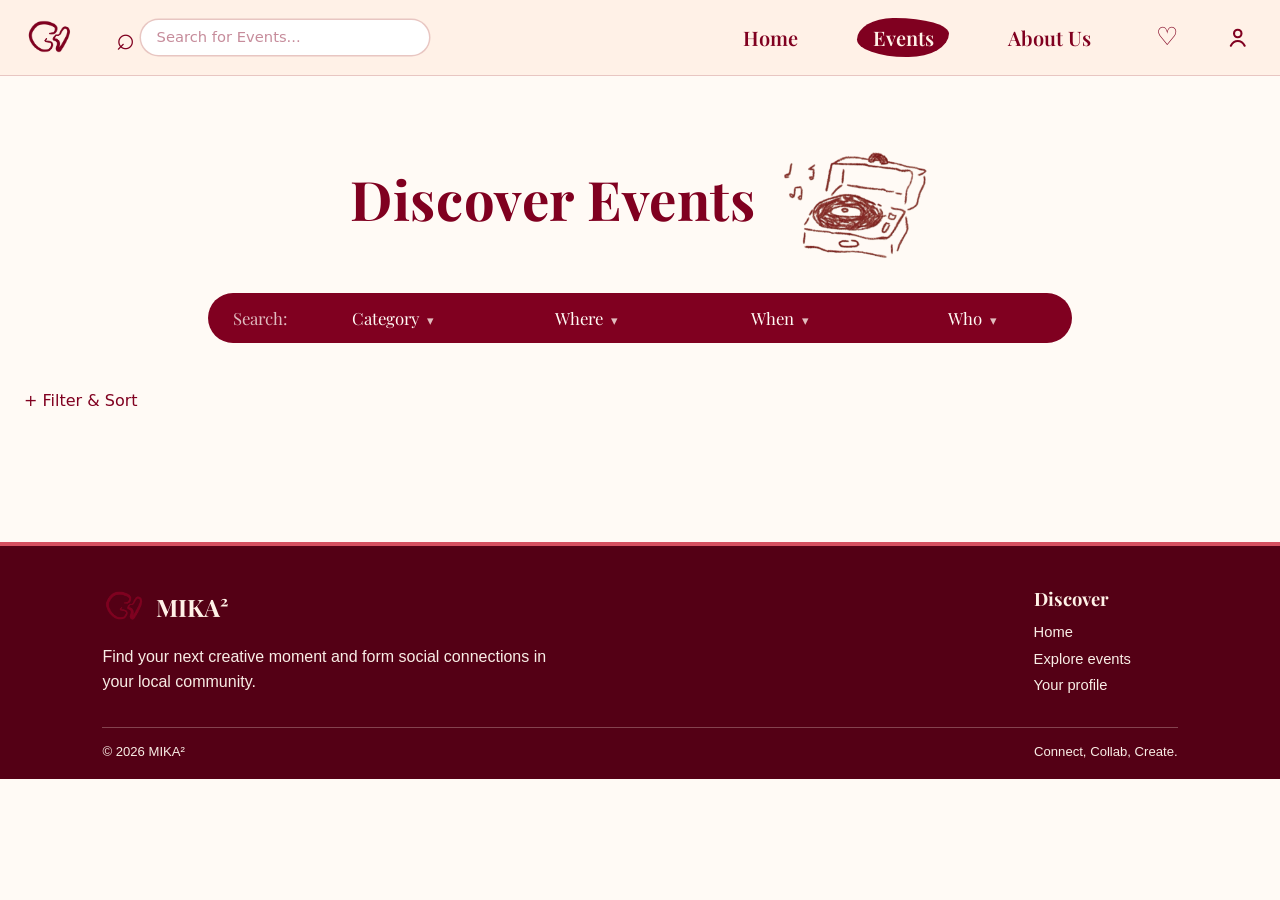
<file: html/browsingPage.html>
<!DOCTYPE html>
<html lang="en">
<head>
    <link rel="stylesheet" href="../css/page-loader-circle.css">
    <script src="../js/page-loader.js"></script>
    <meta charset="UTF-8">
    <meta name="viewport" content="width=device-width, initial-scale=1.0">
    <title>MIKA² - Discover Events</title>
    <link rel="stylesheet" href="../css/style.css">
    <link rel="stylesheet" href="../css/browse-search-bar.css">
    <link rel="stylesheet" href="https://cdnjs.cloudflare.com/ajax/libs/font-awesome/6.5.0/css/all.min.css">
</head>
<body>
  <header class="site-header">
    <!-- logo & search bar -->
    <div class="header-start"> 
        <a href="index.html" class="logo" aria-label="Home">
            <img src="../images/logo.png" alt="Site logo" />
        </a>
        <!-- search bar -->
        <form class="search" action="#" method="get">
            <span class="search__icon" aria-hidden="true">⌕</span>
            <input id="search-input" type="search" name="q" placeholder="Search for Events..." autocomplete="off" />
        </form>
    </div>
<!-- right side of header (nav links, saved, profile) -->
    <div class="header-end">
        <nav class="nav" aria-label="Primary">
            <a href="index.html" class="nav__link">Home</a>
            <a href="browsingPage.html" class="nav__link is-active">Events</a>
            <a href="aboutUs.html" class="nav__link">About Us</a>
            <a href="profilePage.html#favourites" class="icon-btn" aria-label="saved-events">
                <span aria-hidden="true">♡</span>
            </a>
        </nav>

        <div class="header-actions">
            <div class="dropdown-profile-icon">
                <a href="profilePage.html" class="icon-btn" aria-label="Profile">
                <!-- SVG icon for profile - <svg> creates a vector graphic -->
                <svg class="profile-icon" viewBox="0 0 24 24" width="22" height="22" aria-hidden="true">
                    <circle cx="12" cy="8" r="3.5" fill="none" stroke="currentColor" stroke-width="2" />
                    <path d="M5.5 19.5c1.6-3 4-4.5 6.5-4.5s4.9 1.5 6.5 4.5" />
                </svg>
                </a>
                <div class="dropdown-content-profile">
                    <a href="profilePage.html">
                        <i class="fa-regular fa-circle-user"></i> Profile</a>
                    <a href="loginPage.html"> 
                        <i class="fa-solid fa-right-from-bracket"></i> Logout </a>
                    <a href="profilePage.html#settings">
                        <i class="fa-solid fa-gear"></i> Settings</a>
                </div>
            </div>
        </div>
    </div>
</header> 

  <main>
    <section class="bphero">
        <div class="bphero__text">
            <h1>Discover Events</h1>
        </div>
        <div class="bphero__art">
            <img src="../images/recordplayerart.png" alt="Record Player" width="180" height="120"/>
        </div>
    </section>

    <section class="search-bar" id="search-bar" aria-label="Find events">
        <div class="search-bar__pill">
            <span class="search-bar__label">Search:</span>
            <div class="search-bar__item">
                <button type="button" class="search-bar__segment" data-panel="category" aria-expanded="false" aria-controls="panel-category">Category</button>
                <div class="search-panel" id="panel-category" hidden></div>
            </div>
            <div class="search-bar__item">
                <button type="button" class="search-bar__segment" data-panel="where" aria-expanded="false" aria-controls="panel-where">Where</button>
                <div class="search-panel" id="panel-where" hidden></div>
            </div>
            <div class="search-bar__item search-bar__item--wide">
                <button type="button" class="search-bar__segment" data-panel="when" aria-expanded="false" aria-controls="panel-when">When</button>
                <div class="search-panel search-panel--when" id="panel-when" hidden></div>
            </div>
            <div class="search-bar__item">
                <button type="button" class="search-bar__segment" data-panel="who" aria-expanded="false" aria-controls="panel-who">Who</button>
                <div class="search-panel" id="panel-who" hidden></div>
            </div>
            <button type="button" class="search-bar__clear" id="search-clear" hidden>Clear</button>
        </div>
    </section>

    <div class="page-body">
        <!-- filter & sort section -->
        <aside class="filters" id="filters" hidden>
            <button type="button" class="filter-toggle" id="filter-toggle" aria-expanded="true" aria-controls="filters">
                × Filter &amp; Sort
            </button>
            <button type="button" class="filter-clear" id="filter-clear">
                Clear filter &amp; sort 
            </button>

            <div class="filter-group">
                <h2 class="filter-group__title">SORT</h2>
                <div class="filter-options" aria-label="Sort events">
                    <label class="filter-option">
                        <input type="radio" name="sort" value="soonest" checked />
                        <span class="filter-option__control" aria-hidden="true"></span>
                        <span>Date (Soonest)</span>
                    </label>
                    <label class="filter-option">
                        <input type="radio" name="sort" value="latest" />
                        <span class="filter-option__control" aria-hidden="true"></span>
                        <span>Date (Latest)</span>
                    </label>
                    <label class="filter-option">
                        <input type="radio" name="sort" value="price-low" />
                        <span class="filter-option__control" aria-hidden="true"></span>
                        <span>Price (Lowest)</span>
                    </label>
                    <label class="filter-option">
                        <input type="radio" name="sort" value="price-high" />
                        <span class="filter-option__control" aria-hidden="true"></span>
                        <span>Price (Highest)</span>
                    </label>
                </div>
            </div>

            <details class="filter-group" open>
                <summary class="filter-group__title">PRICE</summary>
                <div class="filter-options">
                    <label class="filter-option">
                        <input type="checkbox" id="free-only" />
                        <span class="filter-option__control filter-option__control--check" aria-hidden="true"></span>
                        <span>Free events only</span>
                    </label>
                </div>
            </details>
            
            <details class="filter-group" open>
                <summary class="filter-group__title">BOOKINGS</summary>
                <div class="filter-options">
                    <label class="filter-option">
                        <input type="checkbox" name="bookings" value="required" />
                        <span class="filter-option__control filter-option__control--check" aria-hidden="true"></span>
                        <span>Booking required</span>
                    </label>
                    <label class="filter-option">
                        <input type="checkbox" name="bookings" value="walkin" />
                        <span class="filter-option__control filter-option__control--check" aria-hidden="true"></span>
                        <span>Walk-in (no booking)</span>
                    </label>
                </div>
            </details>
        </aside>
        
        <!-- Event card section -->
        <div class="page-main">
            <button type="button" class="filter-open" id="filter-open">
                + Filter &amp; Sort
            </button>

            <section class="browseevents" id="browseevents" aria-label="Upcoming events">
                <!-- event card insert via api-events.js -->
            </section>

            <p class="browseevents__empty" id="no-results" hidden>No events match your filters. Try clearing some.</p>
        </div>
    </div>
  </main>

    <footer class="site-footer" id="about">
        <div class="site-footer__intro">
            <a href="index.html" class="site-footer__brand" aria-label="MIKA squared home">
                <img src="../images/logo.png" alt="">
                <span>MIKA²</span>
            </a>
            <p>Find your next creative moment and form social connections in your local community.</p>
        </div>
        <nav class="site-footer__links" aria-label="Footer">
            <h2>Discover</h2>
            <a href="index.html">Home</a>
            <a href="browsingPage.html">Explore events</a>
            <a href="profilePage.html">Your profile</a>
        </nav>
        <div class="site-footer__bottom">
            <span>© 2026 MIKA²</span>
            <span>Connect, Collab, Create.</span>
        </div>
    </footer>

  <button type="button" class="back-to-top" id="back-to-top" aria-label="Back to top">↑</button>

  <script src="https://code.jquery.com/jquery-3.7.1.min.js"></script>
  <script src="../js/filters.js"></script>
  <script src="../js/search-bar.js"></script>
  <script src="../js/api-events-all.js"></script>
  <script src="../js/back-to-top.js"></script>
  <script src="../js/script.js"></script>
</body>
</html>
</file>
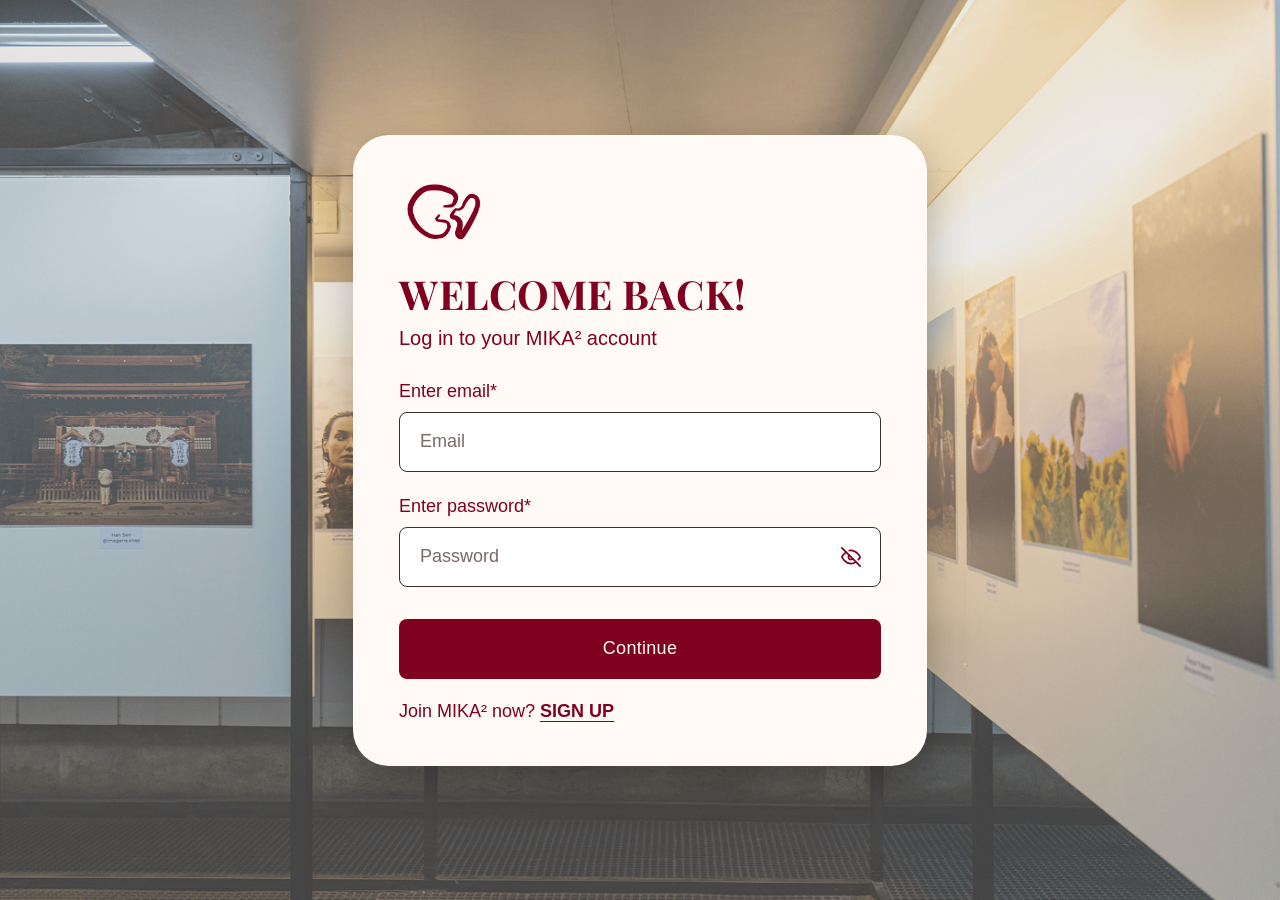
<file: html/loginpage.html>
<!DOCTYPE html>
<html lang="en">
<head>
  <meta charset="UTF-8">
  <!-- Makes the page responsive by matching the width to the device screen -->
  <meta name="viewport" content="width=device-width, initial-scale=1.0">
  <!-- Text shown on the browser tab -->
  <title>MIKA² — Login</title>
  <link rel="stylesheet" href="../css/style.css">
</head>
<body>

  <!-- MAIN CONTAINER: full-screen wrapper for the login page -->
  <main class="screen">
    <div class="bg"></div>

    <!-- CARD: the central box that holds the login content -->
    <div class="card">

      <!-- VIEW 1: LOGIN FORM (visible by default) -->
      <section class="view" id="loginView" data-view>
        <div class="logo">
          <img src="../images/logo.png" alt="MIKA² logo">
        </div>

        <!-- Heading and subtitle -->
        <h1 class="welcome">WELCOME BACK!</h1>
        <p class="subtitle">Log in to your MIKA² account</p>

        <!-- Login form: submission is handled by the JS (auth.js) -->
        <form class="form" id="loginForm">
          <!-- Email field: type="email" gives built-in format validation -->
          <label for="loginEmail">Enter email*</label>
          <input type="email" id="loginEmail" name="email" placeholder="Email" required>

          <!-- Password field with a show/hide toggle -->
          <label for="loginPassword">Enter password*</label>
          <div class="password-field">
            <input type="password" id="loginPassword" name="password" placeholder="Password" required>
            <!-- type="button" stops this from submitting the form; JS switches the input between password and text -->
            <button type="button" class="toggle-password" aria-label="Show password">
              <!-- Eye icon drawn as inline SVG; currentColor inherits the button's text colour -->
              <svg viewBox="0 0 24 24" width="20" height="20" fill="none" stroke="currentColor" stroke-width="2" stroke-linecap="round" stroke-linejoin="round">
                <!-- Eye outline -->
                <path d="M2 12s3.5-7 10-7 10 7 10 7-3.5 7-10 7-10-7-10-7z"></path>
                <!-- Pupil -->
                <circle cx="12" cy="12" r="3"></circle>
              </svg>
            </button>
          </div>

          <!-- Hidden message area for login errors; role="alert" makes screen readers announce it when JS shows it -->
          <p class="form-message" id="loginMessage" role="alert" hidden></p>

          <button type="submit" class="btn">Continue</button>
        </form>

        <!-- Link to the sign-up page for new users -->
        <p class="login-switch">
          Join MIKA² now? <a href="signupPage.html">SIGN UP</a>
        </p>
      </section>

      <!-- VIEW 2: LOGIN SUCCESS (hidden until login succeeds) -->
      <section class="view view--center" id="loginSuccessView" data-view hidden>
        <div class="logo">
          <img src="../images/logo.png" alt="MIKA² logo">
        </div>

        <h1 class="view-title">Welcome back !</h1>

        <!-- Link styled as a button that goes to the user's profile page -->
        <a href="profilePage.html" class="btn btn--link">Go to my profile!</a>
      </section>

    </div>
  </main>

  <script src="https://code.jquery.com/jquery-3.7.1.min.js"></script>
  <script src="../js/script.js"></script>
  <script src="../js/auth.js"></script>
</body>
</html>
</file>
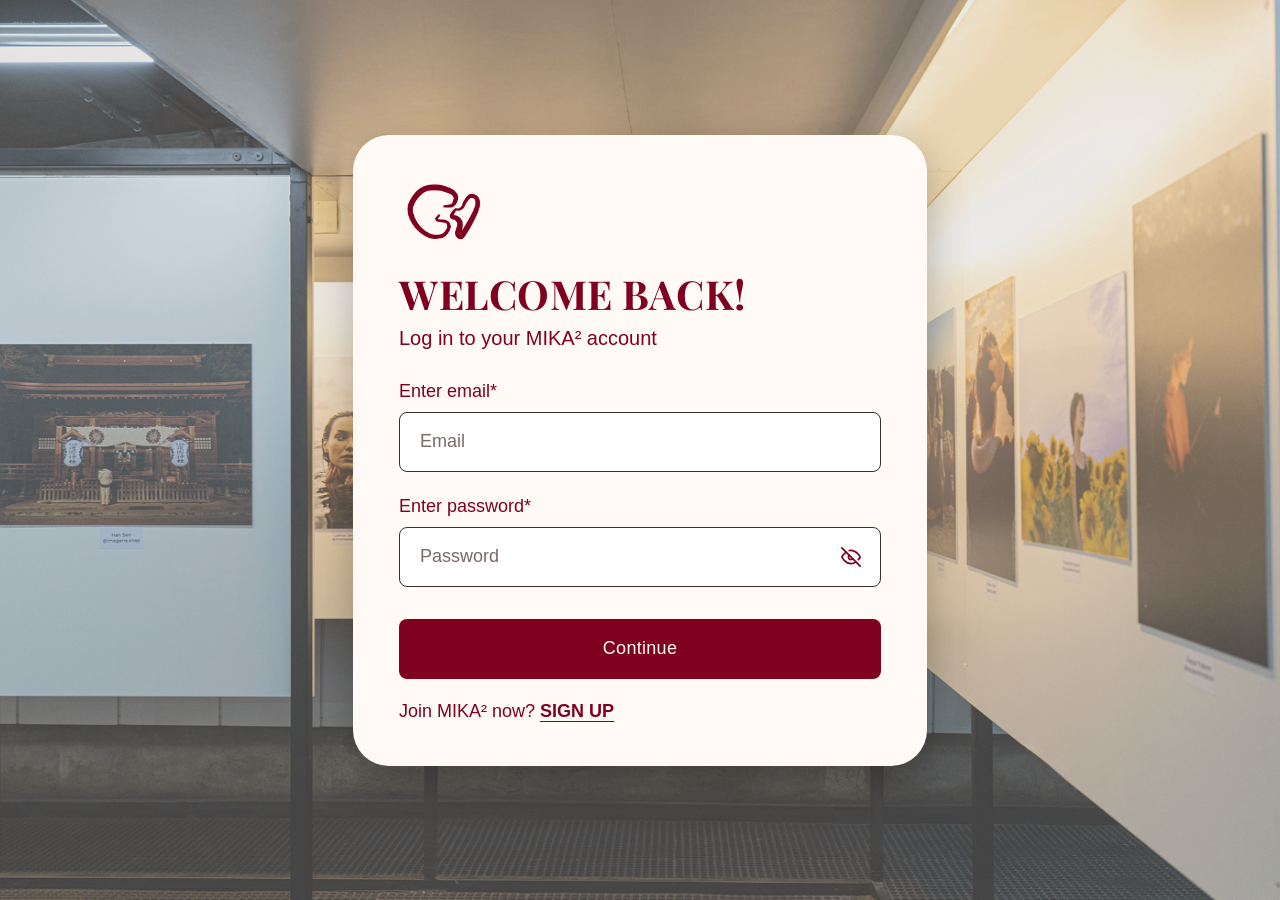
<file: html/onboarding.html>
<!DOCTYPE html>
<html lang="en">
<head>
  <meta charset="UTF-8">
  <meta name="viewport" content="width=device-width, initial-scale=1">

  <title>Your interests | MIKA²</title>

  <link rel="preconnect" href="https://fonts.googleapis.com">
  <link rel="preconnect" href="https://fonts.gstatic.com" crossorigin>
  <link
    href="https://fonts.googleapis.com/css2?family=Work+Sans:wght@400;500;600&display=swap"
    rel="stylesheet"
  >

  <link rel="stylesheet" href="../css/onboarding.css">
  <script src="../js/onboarding.js" defer></script>
</head>

<body class="onboarding-page">
  <main class="onb-card" aria-labelledby="onb-title">
    <header class="onb-header">
      <img
        class="onb-logo"
        src="../images/logo.png"
        alt="MIKA²"
      >
      <span class="onb-step">Final step</span>
    </header>

    <h1 id="onb-title">Tell us about yourself</h1>

    <p class="onb-intro">
      Choose what you love. We’ll find events for you.
    </p>

    <form id="onboardingForm">
      <fieldset class="onb-group">
        <legend>What are you interested in?</legend>
        <p class="onb-help" id="categoryHelp">
          Select all that apply. Choose at least one.
        </p>

        <div
          class="onb-options onb-categories"
          id="categoryOptions"
          aria-describedby="categoryHelp"
        ></div>
      </fieldset>

      <fieldset class="onb-group">
        <legend>Who are you finding events for?</legend>
        <p class="onb-help" id="audienceHelp">
          Select all that apply. This is optional.
        </p>

        <div
          class="onb-options onb-audiences"
          id="audienceOptions"
          aria-describedby="audienceHelp"
        ></div>
      </fieldset>

      <p id="onboardingMessage" class="onb-message" role="alert"></p>

      <button class="onb-submit" id="onboardingSubmit" type="submit">
        Discover my events
      </button>

      <p class="onb-note">
        Your choices will be saved for future personalised recommendations.
      </p>

      <p class="onb-demo">Prototype — use demo accounts only.</p>
    </form>

    <noscript>Please enable JavaScript to choose your preferences.</noscript>
  </main>
</body>
</html>
</file>
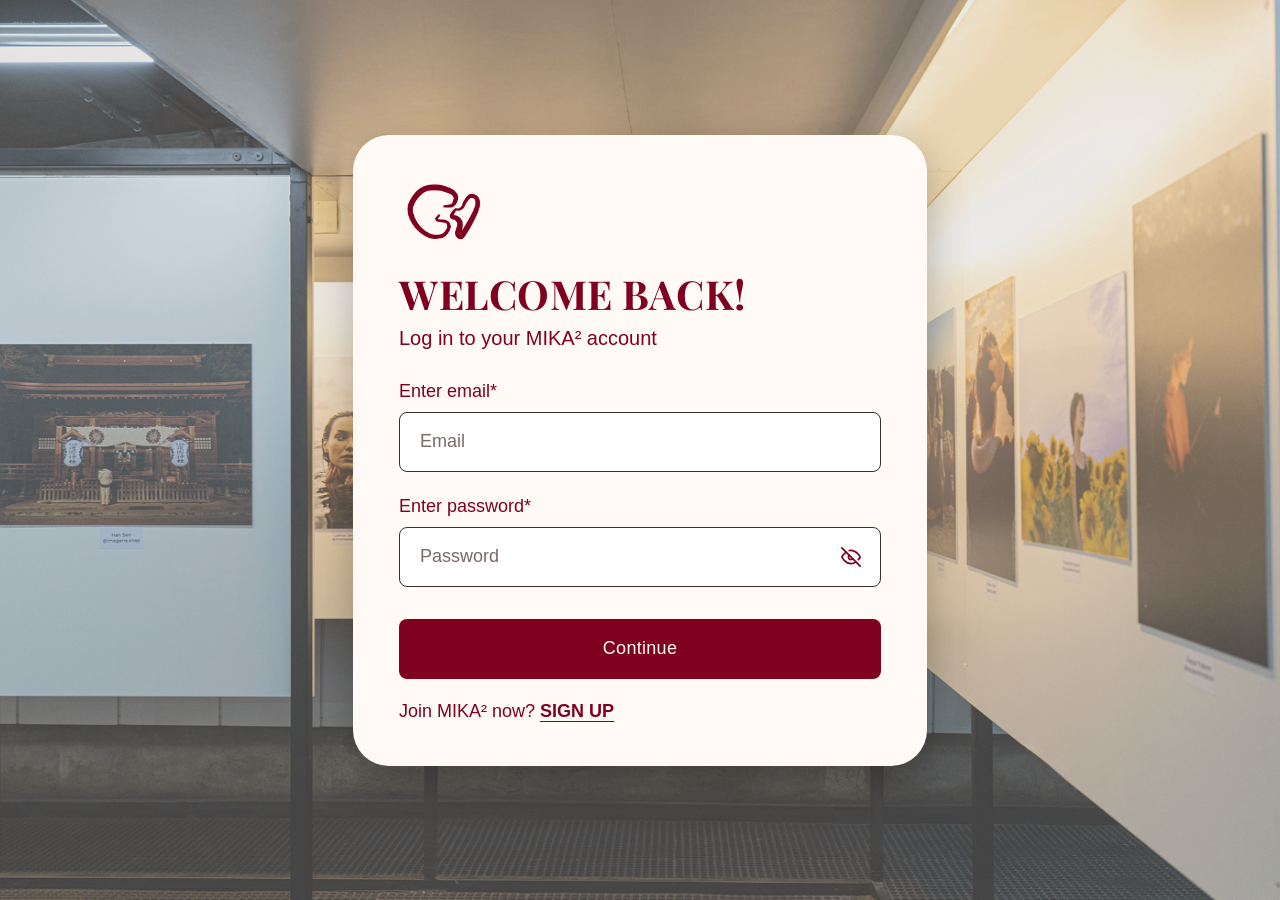
<file: html/onboardingPage.html>
<!DOCTYPE html>
<html lang="en">
<head>
  <meta charset="UTF-8">
  <meta name="viewport" content="width=device-width, initial-scale=1">

  <title>Your interests | MIKA²</title>

  <link rel="preconnect" href="https://fonts.googleapis.com">
  <link rel="preconnect" href="https://fonts.gstatic.com" crossorigin>
  <link
    href="https://fonts.googleapis.com/css2?family=Work+Sans:wght@400;500;600&display=swap"
    rel="stylesheet"
  >

  <link rel="stylesheet" href="../css/onboarding.css">
  <script src="../js/onboarding.js" defer></script>
</head>

<body class="onboarding-page">
  <main class="onb-card" aria-labelledby="onb-title">
    <header class="onb-header">
      <img
        class="onb-logo"
        src="../images/logo.png"
        alt="MIKA²"
      >
      <span class="onb-step">Final step</span>
    </header>

    <h1 id="onb-title">Tell us about yourself</h1>

    <p class="onb-intro">
      Choose what you love. We’ll find events for you.
    </p>

    <form id="onboardingForm">
      <fieldset class="onb-group">
        <legend>What are you interested in?</legend>
        <p class="onb-help" id="categoryHelp">
          Select all that apply. Choose at least one.
        </p>

        <div
          class="onb-options onb-categories"
          id="categoryOptions"
          aria-describedby="categoryHelp"
        ></div>
      </fieldset>

      <fieldset class="onb-group">
        <legend>Who are you finding events for?</legend>
        <p class="onb-help" id="audienceHelp">
          Select all that apply. This is optional.
        </p>

        <div
          class="onb-options onb-audiences"
          id="audienceOptions"
          aria-describedby="audienceHelp"
        ></div>
      </fieldset>

      <p id="onboardingMessage" class="onb-message" role="alert"></p>

      <button class="onb-submit" id="onboardingSubmit" type="submit">
        Discover my events
      </button>

      <p class="onb-note">
        Your choices will be saved for future personalised recommendations.
      </p>

      <p class="onb-demo">Prototype — use demo accounts only.</p>
    </form>

    <noscript>Please enable JavaScript to choose your preferences.</noscript>
  </main>

  <script src="https://code.jquery.com/jquery-3.7.1.min.js"></script>
  
</body>
</html>
</file>
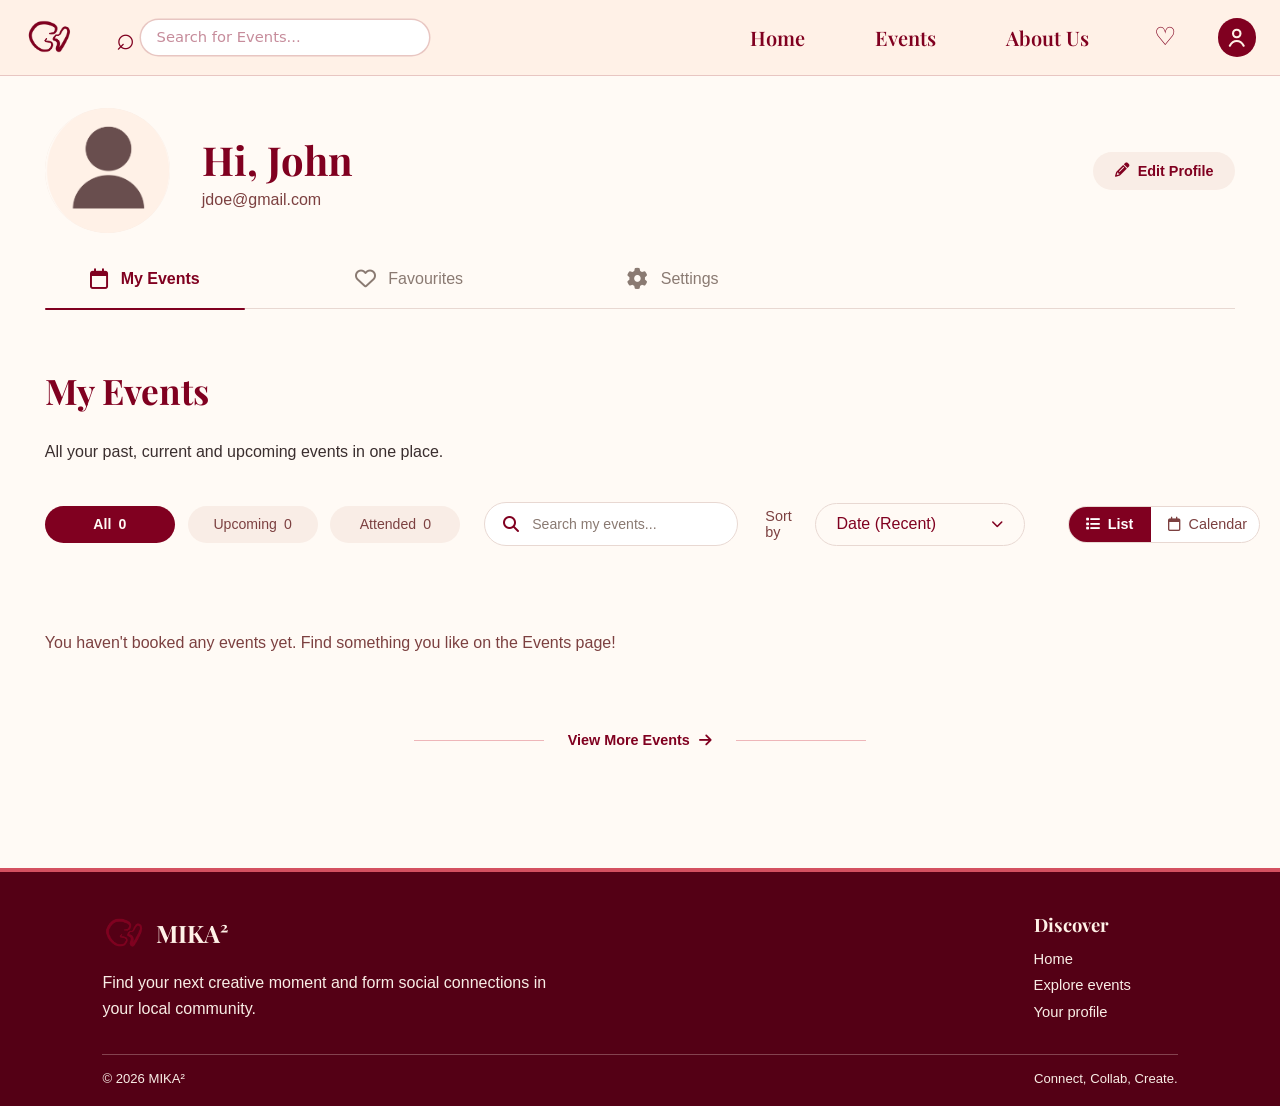
<file: html/profilePage.html>
<!DOCTYPE html>
<html lang="en">
<head>
    <link rel="stylesheet" href="../css/page-loader-circle.css">
    <script src="../js/page-loader.js"></script>
    <meta charset="UTF-8">
    <meta name="viewport" content="width=device-width, initial-scale=1.0">
    <title>Profile Page</title>
    <link rel="stylesheet" href="../css/style.css">
    <link rel="stylesheet" href="https://cdnjs.cloudflare.com/ajax/libs/font-awesome/6.5.0/css/all.min.css">
</head>
<body>

<!-- header -->
<header class="site-header">
    <!-- logo & search bar -->
    <div class="header-start"> 
        <a href="index.html" class="logo" aria-label="Home">
            <img src="../images/logo.png" alt="Site logo" />
        </a>
        <!-- search bar -->
        <form class="search" action="#" method="get">
            <span class="search__icon" aria-hidden="true">⌕</span>
        <!-- The input field for searching events, with placeholder text and autocomplete off -->
            <input id="search-input" type="search" name="q" placeholder="Search for Events..." autocomplete="off" />
        </form>
    </div>
    <!-- right side of header (nav links, saved, profile) -->
    <div class="header-end">
        <nav class="nav" aria-label="Primary">
            <a href="index.html" class="nav__link">Home</a>
            <a href="browsingPage.html" class="nav__link">Events</a>
            <a href="aboutUs.html" class="nav__link">About Us</a>
            <a href="profilePage.html#favourites" class="icon-btn" aria-label="saved-events">
                <span aria-hidden="true">♡</span>
            </a>
        </nav>

        <div class="header-actions">
            <div class="dropdown-profile-icon">
                <a href="profilePage.html" class="icon-btn is-active" aria-label="Profile">
                <!-- SVG icon for profile - <svg> creates a vector graphic -->
                <svg class="profile-icon" viewBox="0 0 24 24" width="22" height="22" aria-hidden="true">
                    <circle cx="12" cy="8" r="3.5" fill="none" stroke="currentColor" stroke-width="2" />
                    <path d="M5.5 19.5c1.6-3 4-4.5 6.5-4.5s4.9 1.5 6.5 4.5" />
                </svg>
                </a>
                <div class="dropdown-content-profile">
                    <a href="profilePage.html">
                        <i class="fa-regular fa-circle-user"></i> Profile</a>
                    <a href="loginPage.html"> 
                        <i class="fa-solid fa-right-from-bracket"></i> Logout </a>
                    <a href="profilePage.html#settings">
                        <i class="fa-solid fa-gear"></i> Settings</a>
                </div>
            </div>
        </div>
    </div>
</header> 

    <main>
        <!-- Profile Header -->
        <section class="profile-header">
            <div class="profile-info">
                <div class="avatar">
                    <img src="../images/profile-picture.png" alt="User Avatar" class="avatar-img" />
                </div>
                <h1 class="profile-name" id="profile-greeting">Hi, John</h1>
                <p class="profile-bio" id="profile-email">john.doe@example.com</p>
            </div>
            <button type="button" class="edit-profile">
                <i class="fa-solid fa-pencil"></i>
                Edit Profile
            </button>
        </section>

        <!-- PROFILE NAVIGATION - events, favourites, settings -->
        <nav class="profile-navigation" aria-label="Profile sections">
            <a href="#events" class="profile-nav-item active" data-tab="events">
                <i class="fa-regular fa-calendar"></i>
                <span>My Events</span>
            </a>

            <a href="#favourites" class="profile-nav-item" data-tab="favourites">
                <i class="fa-regular fa-heart"></i>
                <span>Favourites</span>
            </a>

            <a href="#settings" class="profile-nav-item" data-tab="settings">
                <i class="fa-solid fa-gear"></i>
                <span>Settings</span>
            </a>
        </nav>

        <!-- TAB 1: MY EVENTS  -->
        <section class="events-section" data-tab-panel="events">
            <!-- HEADER -->
            <div class="events-header-profile-page">
                <div>
                    <h2>My Events</h2>
                    <p>
                        All your past, current and upcoming events in one place.
                    </p>
                </div>
            </div>

            <!-- FILTERS (counts, search, sort and cards are filled in by my-events.js) -->
            <section class="events-filters-section">
                <div class="event-filters" role="group" aria-label="Filter my events">
                    <button type="button" class="filter active" data-filter="all" aria-pressed="true">All <span>0</span></button>
                    <button type="button" class="filter" data-filter="upcoming" aria-pressed="false">Upcoming <span>0</span></button>
                    <button type="button" class="filter" data-filter="attended" aria-pressed="false">Attended <span>0</span></button>
                </div>

                <div class="events-tools">
                    <div class="event-search">
                        <i class="fa-solid fa-magnifying-glass"></i>
                        <input type="search" id="my-events-search" placeholder="Search my events..." aria-label="Search my events" autocomplete="off" />
                    </div>

                    <div class="sort-container">
                        <label for="sort-dropdown-button">Sort by</label>
                        <div class="dropdown" id="sort-dropdown"></div>
                    </div>

                    <div class="view-toggle" role="group" aria-label="Choose how to view your events">
                        <button type="button" class="view-toggle__btn is-active" data-view="list" aria-pressed="true">
                            <i class="fa-solid fa-list" aria-hidden="true"></i> List
                        </button>
                        <button type="button" class="view-toggle__btn" data-view="calendar" aria-pressed="false">
                            <i class="fa-regular fa-calendar" aria-hidden="true"></i> Calendar
                        </button>
                    </div>
                </div>
            </section>

            <!-- EVENT CARDS  -->
            <div class="events-grid-profile-page" id="my-events-grid"></div>
            <p class="my-events-empty" id="my-events-empty" hidden></p>

            <!-- CALENDAR VIEW (month grid + selected-day panel, filled in by my-events.js) -->
            <div class="my-calendar" id="my-calendar" hidden>
                <section class="cal-card" aria-label="Calendar of my events">
                    <div class="cal-card__head">
                        <h3 id="cal-title" aria-live="polite">Month Year</h3>
                        <button type="button" class="cal-today-btn" id="cal-today">Today</button>
                        <button type="button" class="cal-nav" id="cal-prev" aria-label="Previous month"><i class="fa-solid fa-chevron-left" aria-hidden="true"></i></button>
                        <button type="button" class="cal-nav" id="cal-next" aria-label="Next month"><i class="fa-solid fa-chevron-right" aria-hidden="true"></i></button>
                    </div>

                    <div class="cal-weekdays" aria-hidden="true">
                        <span>Mon</span><span>Tue</span><span>Wed</span><span>Thu</span><span>Fri</span><span>Sat</span><span>Sun</span>
                    </div>
                    <div class="cal-grid" id="cal-grid"></div>

                    <div class="cal-legend">
                        <span><i class="cal-dot is-attending"></i>Attending</span>
                        <span><i class="cal-dot is-saved"></i>Saved</span>
                        <span><i class="cal-dot is-attended"></i>Attended</span>
                        <span><i class="cal-dot is-today"></i>Today</span>
                    </div>
                </section>

                <aside class="calendar-panel" id="calendar-panel"></aside>

            </div>
            <!-- VIEW MORE -->
            <div class="view-more">
                <span></span>
                <a href="browsingPage.html">
                    View More Events
                    <i class="fa-solid fa-arrow-right"></i>
                </a>
                <span></span>
            </div>
        </section>

        <!-- TAB 2: FAVOURITES  -->
        <section class="events-section" data-tab-panel="favourites" hidden>
            <div class="tab-heading">
                <h2>My Favourites</h2>

                <label class="fav-filter">
                    <span class="visually-hidden" style="position:absolute;left:-9999px;">Filter favourites by category</span>
                    <select id="favourites-filter">
                        <option value="all">Filter</option>
                    </select>
                </label>
            </div>

            <!-- cards inserted by profile.js from the events you've hearted -->
            <div id="favourites-list"></div>
            <p id="favourites-empty" hidden></p>
        </section>

        <!--  TAB 3: SETTINGS  -->
        <section class="events-section" data-tab-panel="settings" hidden>
            <div class="tab-heading">
                <h2>Settings</h2>
            </div>

            <div class="settings-intro">
                <h3>Account settings</h3>
                <p>Manage profile and preferences in Edit Profile</p>
                <span id="settings-message" role="status" aria-live="polite"></span>
            </div>

            <!-- changes save automatically -->
            <form id="settings-form" novalidate>
                <div class="settings-grid">

                    <!-- left column -->
                    <div class="settings-col settings-col--left">
                        <div class="settings-card">
                            <h3 class="settings-card__title"><i class="fa-solid fa-user"></i> Personal information</h3>
                            <div class="settings-card__body">
                                <div class="settings-field">
                                    <label for="setting-name">Full name</label>
                                    <input type="text" id="setting-name" autocomplete="name">
                                </div>
                                <div class="settings-field">
                                    <label for="setting-email">Email address</label>
                                    <input type="email" id="setting-email" autocomplete="email">
                                </div>
                                <div class="settings-field">
                                    <label for="setting-location">Location</label>
                                    <input type="text" id="setting-location">
                                </div>
                            </div>
                        </div>

                        <div class="settings-card">
                            <h3 class="settings-card__title"><i class="fa-regular fa-circle-user"></i> Account Settings</h3>

                            <button type="button" class="settings-row" id="change-password-btn" aria-expanded="false" aria-controls="password-panel">
                                <i class="fa-solid fa-key"></i>
                                <span>Change password</span>
                                <i class="fa-solid fa-chevron-right settings-row__chevron"></i>
                            </button>

                            <div id="password-panel" class="password-panel" hidden>
                                <div class="settings-field">
                                    <label for="pw-current">Current password</label>
                                    <input type="password" id="pw-current" autocomplete="current-password">
                                </div>
                                <div class="settings-field">
                                    <label for="pw-new">New password (8+ characters)</label>
                                    <input type="password" id="pw-new" autocomplete="new-password">
                                </div>
                                <div class="settings-field">
                                    <label for="pw-confirm">Confirm new password</label>
                                    <input type="password" id="pw-confirm" autocomplete="new-password">
                                </div>
                                <button type="button" class="settings-btn" id="update-password-btn">Update password</button>
                                <p id="password-message" role="status" aria-live="polite"></p>
                            </div>

                            <button type="button" class="settings-row" id="logout-btn">
                                <i class="fa-solid fa-right-from-bracket"></i>
                                <span>Log out</span>
                                <i class="fa-solid fa-chevron-right settings-row__chevron"></i>
                            </button>

                            <a href="index.html#about" class="settings-row" id="help-link">
                                <i class="fa-regular fa-circle-question"></i>
                                <span>Help centre</span>
                                <i class="fa-solid fa-chevron-right settings-row__chevron"></i>
                            </a>
                        </div>
                    </div>

                    <!-- right column -->
                    <div class="settings-col settings-col--right">
                        <div class="settings-card">
                            <h3 class="settings-card__title">
                                <i class="fa-regular fa-star"></i> Event preferences
                                <span class="settings-help" title="The choices you made when you signed up. Change them any time.">?</span>
                            </h3>
                            <div class="settings-card__body">
                                <p class="settings-subtitle">What I'm interested in</p>
                                <div id="pref-categories"></div>
                                <p class="settings-subtitle">Who I'm finding events for</p>
                                <div id="pref-audiences"></div>
                                <div class="settings-card__footer">
                                    <a href="#" class="settings-link" id="clear-prefs">Clear all filters</a>
                                </div>
                            </div>
                        </div>

                        <div class="settings-card">
                            <h3 class="settings-card__title"><i class="fa-regular fa-bell"></i> Notifications</h3>
                            <div class="settings-card__body">
                                <label class="settings-toggle"><span>Event reminders</span><input type="checkbox" class="switch" name="notify" value="eventReminders"></label>
                                <label class="settings-toggle"><span>Booked events reminder</span><input type="checkbox" class="switch" name="notify" value="bookedReminders"></label>
                                <label class="settings-toggle"><span>Saved event updates</span><input type="checkbox" class="switch" name="notify" value="savedUpdates"></label>
                                <label class="settings-toggle"><span>New events</span><input type="checkbox" class="switch" name="notify" value="newEvents"></label>
                            </div>
                        </div>
                    </div>
                </div>
            </form>
        </section>
    </main>

    <footer class="site-footer" id="about">
    <div class="site-footer__intro">
        <a href="index.html" class="site-footer__brand" aria-label="MIKA squared home">
            <img src="../images/logo.png" alt="">
            <span>MIKA²</span>
        </a>
        <p>Find your next creative moment and form social connections in your local community.</p>
    </div>

    <nav class="site-footer__links" aria-label="Footer">
        <h2>Discover</h2>
        <a href="index.html">Home</a>
        <a href="browsingPage.html">Explore events</a>
        <a href="profilePage.html">Your profile</a>
    </nav>

    <div class="site-footer__bottom">
        <span>© 2026 MIKA²</span>
        <span>Connect, Collab, Create.</span>
    </div>
</footer>

    <!-- order matters: bookings.js -> favourites.js -> profile.js -> my-events.js -->
    <script src="https://code.jquery.com/jquery-3.7.1.min.js"></script>
    <script src="../js/bookings.js"></script>
    <script src="../js/favourites.js"></script>
    <script src="../js/profile.js"></script>
    <script src="../js/my-events.js"></script>
    <script src="../js/profile-dropDown.js"></script>
    
</body>
</html>
</file>
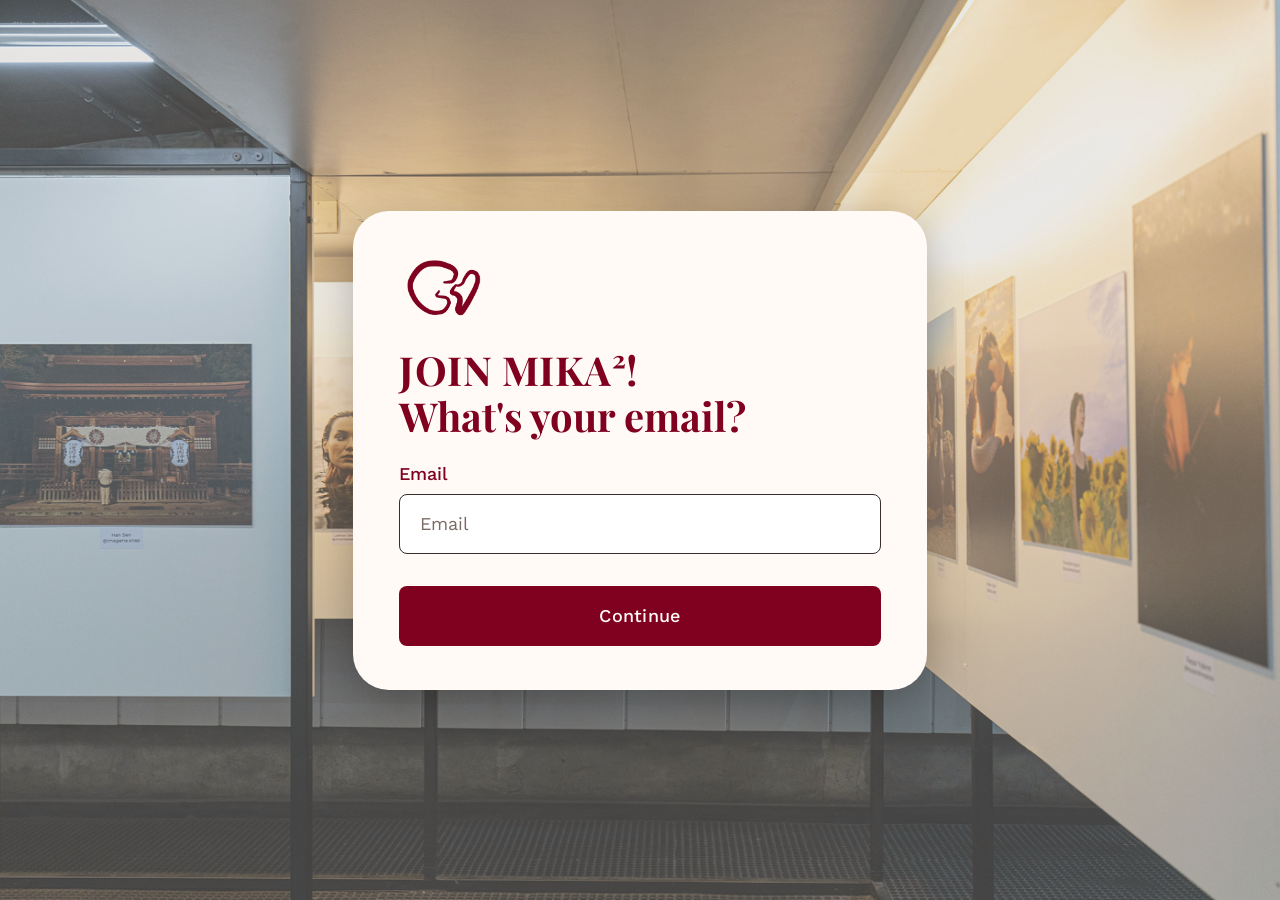
<file: html/signupPage.html>
<!DOCTYPE html>
<html lang="en">
<head>
  <meta charset="UTF-8">
  <meta name="viewport" content="width=device-width, initial-scale=1.0">
  <title>MIKA² — Sign Up</title>
  <link rel="preconnect" href="https://fonts.googleapis.com">
  <link rel="preconnect" href="https://fonts.gstatic.com" crossorigin>
  <link href="https://fonts.googleapis.com/css2?family=Work+Sans:wght@400;500;600&display=swap" rel="stylesheet">
  <link rel="stylesheet" href="../css/style.css">
</head>
<body class="login-page">


  <!-- MAIN CONTAINER: full-screen wrapper for the sign-up page -->
  <main class="screen">
    <div class="bg"></div>


    <!-- CARD: the central box that holds the sign-up content -->
    <div class="card">


      <!-- VIEW 1: EMAIL STEP (visible by default) -->
      <section class="view" id="signupEmailView" data-view>
        <div class="logo">
          <img src="../images/logo.png" alt="MIKA² logo">
        </div>


        <h1 class="welcome">JOIN MIKA²!</h1>
        <h2 class="question">What's your email?</h2>


        <!-- novalidate turns off the browser's default validation so JS can show custom messages -->
        <form class="form" id="signupEmailForm" novalidate>
          <!-- Label is hidden visually but still read by screen readers -->
          <label class="visually-hidden" for="signupEmail">Email</label>
          <input type="email" id="signupEmail" name="email" placeholder="Email" autocomplete="email" required>


          <!-- Hidden message area for email errors; shown by JS -->
          <p class="form-message" id="signupEmailMessage" role="alert" hidden></p>


          <button type="submit" class="btn">Continue</button>
        </form>


      </section>


      <!-- VIEW 2: PASSWORD STEP (hidden until a valid email is entered) -->
      <section class="view" id="signupPasswordView" data-view hidden>
        <div class="logo">
          <img src="../images/logo.png" alt="MIKA² logo">
        </div>


        <h1 class="view-title">Create password</h1>


        <form class="form" id="signupPasswordForm" novalidate>
          <label for="newPassword">Enter password</label>
          <!-- autocomplete="new-password" stops browsers autofilling a saved password -->
          <input type="password" id="newPassword" name="newPassword" placeholder="Password" autocomplete="new-password" required>


          <!-- JS should check that this matches the first password -->
          <label for="confirmPassword">Re-enter password to confirm</label>
          <input type="password" id="confirmPassword" name="confirmPassword" placeholder="Password" autocomplete="new-password" required>


          <!-- Hidden message area for password errors (e.g. passwords don't match) -->
          <p class="form-message" id="signupPasswordMessage" role="alert" hidden></p>


          <button type="submit" class="btn">Continue</button>
        </form>


        <!-- data-goto tells the JS which view to switch back to -->
        <p class="login-switch">
          <a href="#" data-goto="signupEmailView">Change email</a>
        </p>
      </section>


      <!-- VIEW 3: SIGN-UP SUCCESS (hidden until the account is created) -->
      <section class="view view--center" id="signupSuccessView" data-view hidden>
        <div class="logo">
          <img src="../images/logo.png" alt="MIKA² logo">
        </div>


        <h1 class="view-title">Thank you for creating an account with us!</h1>


        <!-- Link styled as a button that goes to the profile page -->
        <a href="profilePage.html" class="btn btn--link">Go to my profile!</a>
      </section>


    </div>
  </main>


  <script src="https://code.jquery.com/jquery-3.7.1.min.js"></script>
  <script src="../js/script.js"></script>
  <script src="../js/auth.js"></script>
</body>
</html>
</file>
<file: css/page-loader-circle.css>
/* page-loader-circle.css with stylesheet for page-loader.js
   - styles the full-screen circular page loader (logo, spinning ring, site
   name and animated "loading" dots) that displays when page is loading.
   page-loader.js shows/hides it by adding/removing the .is-visible class.

   - Generative AI: Claude Sonnet 5.5 was used to suppport the motion, structure,
   and transition of the loader.
   -  Output was reviewed, tested and modified, assessed against W3Schools:
        https://www.w3schools.com/tools/tool_css_loader.php
        https://www.w3schools.com/howto/howto_css_loader.asp 
        used for css loader structure and animation reference.
  */


/* overlay full-screen Hidden by default; covers the whole viewport when visible */
#mika-loader {
  position: fixed;
  inset: 0;
  z-index: 2147483000;
  display: flex;
  align-items: center;
  justify-content: center;
  background: rgba(255, 250, 245, .78);
  -webkit-backdrop-filter: blur(6px);
  backdrop-filter: blur(6px);

  /* hidden state*/
  opacity: 0;
  visibility: hidden;
  pointer-events: none;
  transition: opacity .3s ease, visibility 0s linear .3s;
}

/* Visible state: toggled on by page-loader.js */
#mika-loader.is-visible {
  opacity: 1;
  visibility: visible;
  pointer-events: auto;
  transition: opacity .3s ease;
}


/*loading box structure (including logo, spinning ring, site name and animated "loading" dots)*/
#mika-loader .mika-loader__box {
  display: flex;
  flex-direction: column;
  align-items: center;
  gap: 1.25rem;
  text-align: center;
  color: #800020;
  font-family: 'Work Sans', system-ui, sans-serif;
}

/*loading mark (logo) */

#mika-loader .mika-loader__mark {
  position: relative;
  width: 130px;
  height: 130px;
  display: grid;
  place-items: center;
}

/* logo image inside the mark */
#mika-loader .mika-loader__mark img {
  width: 84px;
  height: auto;
  animation: mikaPulse 1.6s ease-in-out infinite;
}

/* spinning ring around the logo */
#mika-loader .mika-loader__ring {
  position: absolute;
  inset: 0;
  border-radius: 50%;
  border: 3px solid rgba(128, 0, 32, .12);
  border-top-color: #800020;
  animation: mikaSpin 1.1s linear infinite;
}

/* site name and loading text */
#mika-loader .mika-loader__name {
  margin: 0;
  font-family: 'Playfair Display', Georgia, serif;
  font-size: 1.6rem;
  font-weight: 600;
  letter-spacing: .04em;
}


#mika-loader .mika-loader__text {
  margin: 0;
  font-size: .95rem;
  color: #D45060;
}

#mika-loader .mika-loader__dots span {
  animation: mikaBlink 1.4s infinite both;
}
/* stagger the animation delay for each dot */
#mika-loader .mika-loader__dots span:nth-child(2) { animation-delay: .2s; }
#mika-loader .mika-loader__dots span:nth-child(3) { animation-delay: .4s; }


/*KEY FRAME ANIMATIONS*/

/* Rotates the ring one full turn (starts from its default 0deg) */
@keyframes mikaSpin  { to { transform: rotate(360deg); } }
 
/* Logo shrinks and dims at the ends, grows and brightens at the midpoint */
@keyframes mikaPulse { 0%, 100% { transform: scale(.92); opacity: .85; } 50% { transform: scale(1.05); opacity: 1; } }
 
/* Dots fade to near-invisible, then flash to full opacity at 40% of the cycle */
@keyframes mikaBlink { 0%, 80%, 100% { opacity: .2; } 40% { opacity: 1; } }

@media (prefers-reduced-motion: reduce) {
  #mika-loader * { animation: none !important; }
  #mika-loader { transition: none !important; }
}
</file>
<file: css/style.css>
.record {
	border: 2px solid orange;
	padding: 1em;
	margin-top: 1em;
}
@font-face {
  font-family: "Playfair Display";
  src: url("../fonts/PlayfairDisplay-Regular.ttf") format("truetype");
  font-weight: 400;
  font-style: normal;
}

@font-face {
  font-family: "Playfair Display";
  src: url("../fonts/PlayfairDisplay-SemiBold.ttf") format("truetype");
  font-weight: 600;
  font-style: normal;
}

@font-face {
  font-family: "Playfair Display";
  src: url("../fonts/PlayfairDisplay-Bold.ttf") format("truetype");
  font-weight: 700;
  font-style: normal;
}

html {
  scroll-behavior: smooth;
  scroll-padding-top: 70px;
}

body {
  margin: 0;
  background: #fffaf5;
  min-height: 100vh;
}

img {
  max-width: 100%;
  display: block;
}

a {
  color: inherit;
  text-decoration: none;
}

/* * ============================
   MIKA² HEADER
   Palette:
   #800020 primary / nav 
   #FFF1E7 header background
   #FFFFFF search bar
   ============================ */ 

/* header */
.site-header {
  display: flex;
  align-items: center;
  justify-content: space-between;
  gap: 1.5rem;
  padding: 0.85rem 1.5rem;
  background: #FFF1E7;
  border-bottom: 1.5px solid color-mix(in srgb, #800020 18%, transparent);
}

.header-start {
  display: flex;
  align-items: center;
  gap: 2.75rem;
  min-width: 0;
}

.logo {
  flex-shrink: 0;
  display: grid;
  place-items: center;
}

.logo img {
  display: block;
  width: 48px;
  height: 48px;
  object-fit: contain;
  transform: translateY(0);
}

.search {
  display: flex;
  align-items: center;
  gap: 0.35rem;
  flex: 0 1 auto;
  min-width: none;
}

.search__icon {
  flex-shrink: 0;
  color: #800020;
  font-size: 2rem;
  line-height: 1;
}

.search input {
  width: 18rem;
  max-width: 100%;
  border: none;
  border-radius: 999px;
  background: #FFFFFF;
  color: #800020;
  padding: 0.65rem 1rem;
  outline: none;
  box-shadow: 0 0 0 1.5px color-mix(in srgb, #800020 18%, transparent);
}

.search input::placeholder {
  color: color-mix(in srgb, #800020 45%, white);
  font-family: "Work Sans", system-ui, sans-serif;
  font-size: 0.92rem;
}

.search input:focus {
  box-shadow: 0 0 0 2px #800020;
}

.header-end {
  display: flex;
  align-items: center;
  gap: 2.25rem;
  margin-left: auto;
}

.nav {
  display: flex;
  align-items: center;
  justify-content: center;
  gap: 3rem;
  margin: 0;
}

.nav__link {
  font-family: "Playfair Display";
  font-weight: 600;
  font-size: 20px;
  color: #800020;
  padding: 0.4rem 0.7rem;
  border-radius: 40% 60% 45% 55% / 55% 40% 60% 45%; 
  transition: background 0.2s ease, color 0.2s ease;
  white-space: nowrap;
}

.nav__link:hover {
  background: color-mix(in srgb, #800020 12%, transparent);
}

.nav__link.is-active {
  background: #800020;
  color: #FFF1E7;
  padding: 0.4rem 0.95rem;
}

.header-actions {
  display: flex;
  align-items: center;
  gap: 0.25rem;
}

.icon-btn {
  appearance: none;
  border: none;
  background: transparent;
  color: #800020;
  padding: 0.35rem;
  cursor: pointer;
  border-radius: 50%;
  display: grid;
  place-items: center;
  font-size: 1.55rem;
  line-height: 1;
}

.icon-btn:hover {
  background: color-mix(in srgb, #800020 10%, transparent);
}

.icon-btn.is-active {
  background: #800020;
  color: #FFF1E7;
  padding: 0.4rem 0.4rem;
}

.profile-icon {
  width: 25.5px;
  height: 25.5px;
  fill: none;
  stroke: currentColor;
  stroke-width: 2;
}

.profile-icon path {
  stroke-linecap: round;
}

/* * ============================
   MIKA² Login/Signup screens
   Palette:
   #800020 primary / heading
   #FFFAF5 card fill
   #D45060 accent / hover
   #7C4040 secondary text
   #3A2E2E body text
   ============================ */

* {
  box-sizing: border-box;
}

body {
  margin: 0;
  font-family: "Work Sans", sans-serif;
  color: #3A2E2E;
}

[hidden] {
  display: none !important;
}

/* Layout: card over background */
.screen {
  position: relative;
  width: 100%;
  min-height: 100vh;
  display: flex;
  align-items: center;
  justify-content: center;
  padding: 24px;
  overflow: hidden;
}

.bg {
  position: absolute;
  inset: 0;
  background-image: url("../images/login_background.png");
  background-size: cover;
  background-position: center;
  filter: brightness(0.9);
  z-index: 0;
}

.card {
  position: relative;
  z-index: 1;
  width: 100%;
  max-width: 574px;
  padding: 44px 46px;
  background-color: #FFFAF5;
  border-radius: 36px;
  text-align: left;
  box-shadow: 0 12px 40px rgba(0, 0, 0, 0.25);
}

/* Each screen inside the card fades in when shown */
.view:not([hidden]) {
  animation: viewFade 0.25s ease;
}

@keyframes viewFade {
  from { opacity: 0; transform: translateY(6px); }
  to   { opacity: 1; transform: translateY(0); }
}

/* Logo (scoped so the site-header logo rules don't affect it) */
.card .logo {
  display: block;
}

.card .logo img {
  width: auto;
  height: 70px;
  margin: 0 0 22px;
  transform: none;
  object-fit: contain;
}

/* Headings */
.welcome,
.question,
.view-title {
  margin: 0;
  color: #800020;
  font-family: "Playfair Display", serif;
  font-weight: 700;
  line-height: 1.15;
  text-align: left;
}

.welcome {
  font-size: 40px;
  letter-spacing: 0.5px;
  text-transform: uppercase;
}

.question {
  margin-bottom: 24px;
  font-size: 40px;
}

.view-title {
  margin-bottom: 24px;
  font-size: 40px;
}

.subtitle {
  margin: 8px 0 30px;
  color: #800020;
  font-size: 20px;
  line-height: 1.3;
}

/* Form */
.form {
  display: flex;
  flex-direction: column;
}

.form label {
  display: block;
  margin: 0 0 10px;
  color: #800020;
  font-size: 18px;
  font-weight: 500;
}

.form input {
  width: 100%;
  height: 60px;
  margin-bottom: 24px;
  padding: 0 20px;
  border: 1px solid #3A2E2E;
  border-radius: 8px;
  background-color: #FFFFFF;
  color: #800020;
  font-family: inherit;
  font-size: 18px;
  outline: none;
}

.form input::placeholder {
  color: #7a6a66;
}

.form input:focus {
  border-color: #800020;
  box-shadow: 0 0 0 3px rgba(128, 0, 32, 0.15);
}

/* Password input with eye icon */
.password-field {
  position: relative;
  margin-bottom: 24px;
}

.password-field input {
  margin-bottom: 0;
  padding-right: 56px;
}

.toggle-password {
  position: absolute;
  top: 50%;
  right: 16px;
  transform: translateY(-50%);
  display: grid;
  place-items: center;
  padding: 4px;
  background: none;
  border: none;
  color: #800020;
  cursor: pointer;
}

.toggle-password:hover {
  color: #D45060;
}

/* Error / success text under the fields */
.form-message {
  margin: 0 0 8px;
  color: #B3261E;
  font-size: 15px;
  line-height: 1.4;
}

.form-message--success {
  color: #2E6B3A;
}

/* Buttons */
.btn {
  display: flex;
  align-items: center;
  justify-content: center;
  width: 100%;
  height: 60px;
  margin-top: 8px;
  background-color: #800020;
  color: #FFFAF5;
  border: none;
  border-radius: 8px;
  font-family: inherit;
  font-size: 18px;
  font-weight: 500;
  letter-spacing: 0.3px;
  cursor: pointer;
  transition: background-color 0.2s ease;
}

.btn:hover {
  background-color: #D45060;
}

.btn--link {
  margin-top: 0;
  text-decoration: none;
}

/* Links under the button */
.card .login-switch {
  margin: 22px 0 0;
  color: #800020;
  font-size: 18px;
}

.card .login-switch a {
  color: #800020;
  font-weight: 600;
  text-decoration: underline;
  text-underline-offset: 4px;
}

.card .login-switch a:hover {
  color: #D45060;
}

/* Confirmation screens (centred) */
.view--center {
  display: flex;
  flex-direction: column;
  align-items: center;
  justify-content: center;
  min-height: 460px;
  text-align: center;
}

.view--center .logo img {
  margin: 0 auto 40px;
  height: 70px;
}

.view--center .view-title {
  margin-bottom: 32px;
  text-align: center;
}

.view--center .btn--link {
  align-self: stretch;
}

/* Smaller screens */
@media (max-width: 600px) {
  .card {
    padding: 32px 22px;
    border-radius: 28px;
  }

  .welcome,
  .question,
  .view-title {
    font-size: 30px;
  }

  .subtitle,
  .form label,
  .card .login-switch {
    font-size: 16px;
  }

  .form input,
  .btn {
    height: 54px;
    font-size: 16px;
  }

  .view--center {
    min-height: 380px;
  }
}

/* * ============================
   MIKA² Browsing Page
   Palette:
   #800020 primary / heading / card border
   #F9EDE6 card fill
   #FFFAF5 event card background
   #D45060 accent / hover / event card detail
   #7C4040 secondary text
   #3A2E2E body text
   ============================ */ 


/* Hero */

.bphero {
  display: flex;
  align-items: center;
  justify-content: center;
  gap: 1.5rem;
  padding: 3.5rem 1.5rem 1.25rem;
  position: relative;
}

.bphero__text h1 {
  margin: 0;
  font-family: "Playfair Display", serif;
  font-weight: 700;
  font-size: clamp(2.4rem, 5vw, 3.4rem);
  color: #800020;
  letter-spacing: 0.01em;
}

.bphero__art {
  transform: translateY(0.35rem);
}

.bphero__art img {
  display: block;
  width: 150px;
  height: auto;
}

/* Event Grid Layout */
.browseevents {
  display: grid;
  grid-template-columns: repeat(3, minmax(0, 1fr));
  gap: 3.25rem 1.75rem;
  padding: 0;
  max-width: none;
  margin: 0;
}

.page-body:has(.filters[hidden]) .browseevents {
  grid-template-columns: repeat(4, minmax(0, 1fr));
}

.browseevent-card {
  min-width: 0;
}

.browseevent-card.is-hidden {
  display: none;
}

.browseevent-card__link {
  display: block;
}

.browseevent-card__frame {
  aspect-ratio: 4 / 3;
  background: #FFFAF5;
  border: 3px solid #800020;
  border-radius: 255px 15px 225px 15px / 15px 225px 15px 255px;
  margin-bottom: 0.75rem;
  overflow: hidden;
  transition: transform 0.25s ease, box-shadow 0.25s ease;
  position: relative;
}

.browseevent-card__frame img {
  width: 100%;
  height: 100%;
  object-fit: cover;
  display: block;
}

.browseevent-card:hover .browseevent-card__frame {
  transform: translateY(-3px) rotate(-0.4deg);
  box-shadow: 4px 6px 0 color-mix(in srgb, #800020 18%, transparent);
}

.browseevent-card__title {
  margin: 0 0 0.2rem;
  font-family:"Work Sans", serif;
  font-weight: 600;
  font-size: 1.15rem;
  color: #800020;
}

.browseevent-card__meta,
.browseevent-card__venue {
  margin: 0;
  font-size: 0.92rem;
  font-weight: 500;
  color: #D45060;
  line-height: 1.35;
}

/* page body & sidebar (filter and sort)*/

.page-body {
  display: grid;
  grid-template-columns: 210px minmax(0, 1fr);
  gap: 1.5rem;
  align-items: start;
  max-width: 1280px;
  margin: 0 auto;
  padding: 0.5rem 1.5rem 3.5rem;
}

.page-body:has(.filters[hidden]) {
  grid-template-columns: minmax(0, 1fr);
}

.page-main {
  min-width: 0;
}

.filter-open {
  appearance: none;
  border: none;
  background: transparent;
  color: #800020;
  font-weight: 500;
  font-family: "Work Sans", system-ui, sans-serif;
  font-size: 1rem;
  cursor: pointer;
  padding: 0;
  margin: 0 0 1.25rem;
}

.filter-open:hover {
  color: #D45060;
}

.page-body:not(:has(.filters[hidden])) .filter-open {
  display: none;
}

/* ---- filter & sort side bar ---- */
.filters {
  display: flex;
  flex-direction: column;
  gap: 1.5rem;
  padding: 0.15rem 0.5rem 1rem 0.25rem;
  color: #800020;
  position: sticky;
  top: 1rem;
  max-height: calc(100vh - 2rem);
  overflow-y: auto;
  overscroll-behavior: contain;
  scrollbar-width: thin;
}

.filters[hidden] {
  display: none;
}

/* - inside filter & sort - */
.filter-toggle {
  appearance: none;
  border: none;
  background: transparent;
  color: #800020;
  font-weight: 500;
  font-size: 1.05rem;
  cursor: pointer;
  padding: 0;
  text-align: left;
  width: fit-content;
}

.filter-toggle:hover {
  color: #D45060;
}

.filter-clear {
  appearance: none;
  background: transparent;
  border: none;
  color: #D45060;
  font-size: 0.88rem;
  font-weight: 500;
  cursor: pointer;
  padding: 0;
  text-align: left;
  width: fit-content;
  text-decoration: underline;
  text-underline-offset: 0.15rem;
}

.filter-clear:hover {
  color: #800020;
}

.filter-group__title {
  margin: 0 0 0.7rem;
  font-family: "Work Sans";
  font-size: 0.95rem;
  font-weight: 600;
  letter-spacing: 0.06em;
  color: #800020;
}

/* drop down for filter */
summary.filter-group__title {
  display: flex;
  align-items: center;
  gap: 0.75rem;
  cursor: pointer;
  list-style: none;
}

summary.filter-group__title::-webkit-details-marker {
  display: none;
}

summary.filter-group__title::after {
  content: "";
  border-left: 5px solid transparent;
  border-right: 5px solid transparent;
  border-top: 7px solid #800020;
  transition: transform 0.2s ease;
}

.filter-group::not([open]) > summary.filter-group__title {
  margin-bottom: 0;
}

.filter-group:not([open]) > summary.filter-group__title::after {
  transform: rotate(180deg);
}

.filter-options {
  display: flex;
  flex-direction: column;
  gap: 0.55rem;
}

.filter-option {
  display: flex;
  align-items: center;
  gap: 0.65rem;
  cursor: pointer;
  color: #800020;
  font-size: 0.95rem;
  font-weight: 400;
  line-height: 1.2;
}

/*-- checkbox --*/
.filter-option input {
  position: absolute;
  opacity: 0;
  pointer-events: none;
}

.filter-option__control {
  width: 0.95rem;
  height: 0.95rem;
  flex-shrink: 0;
  border: 1.75px solid #800020;
  border-radius: 50%;
  background: transparent;
  position: relative;
}

.filter-option__control--check {
  border-radius: 3px;
}

/*- selected circle -*/
.filter-option input:checked + .filter-option__control::after {
  content: "";
  position: absolute;
  inset: 2.5px;
  border-radius: 50%;
  background: #800020;
}

.filter-option input:checked + .filter-option__control--check::after {
  inset: auto;
  left: 50%;
  top: 45%;
  width: 0.28rem;
  height: 0.5rem;
  border-radius: 0;
  background: transparent;
  border-right: 2px solid #800020;
  border-bottom: 2px solid #800020;
  transform: translate(-50%, -55%) rotate(45deg);
}

/*- sidebar scrolling -*/
.filters-option--scroll {
  max-height: 14rem;
  overflow-y: auto;
  padding-right: 0.25rem;
}

.filter-options--scroll .filter-option {
  align-items: flex-start;
}

.filter-options--scroll .filter-option__control {
  margin-top: 0.1rem;
}

/*-- back to top button --*/
.back-to-top {
  /*positioning*/
  position: fixed;
  right: 1.5rem;
  bottom: 1.5rem;
  z-index: 50;

  /*appearance*/
  width: 2.75rem;
  height: 2.75rem;
  border: none;
  border-radius: 50%;
  background: #800020;
  color: #FFFAF5;
  font-size: 1.25rem;
  line-height: 1;
  cursor: pointer;
  box-shadow: 0 4px 12px rgba(58, 46, 46, 0.25);

  /*hidden*/
  opacity: 0;
  visibility: hidden;
  transform: translateY(0.5rem);
  transition: opacity 0.2s ease, transform 0.2s ease, visibility 0.2s ease, background 0.2s ease;
}

.back-to-top.is-visible {
  opacity: 1;
  visibility: visible;
  transform: translateY(0);
}

.back-to-top:hover {
  background: #D45060;
  outline-offset: 3px;
}

@media (max-width: 980px) {
  .page-body {
    grid-template-columns: 190px minmax(0, 1fr);
  }

  .browseevents {
    grid-template-columns: repeat(2, minmax(0, 1fr));
  }

  .page-body:has(.filters[hidden]) .browseevents {
    grid-template-columns: repeat(3, minmax(0, 1fr));
  }

  .creativeevents {
    grid-auto-columns: calc((100% - 1.75rem) / 2);
  }
}

@media (max-width: 720px) {
  .site-header {
    flex-wrap: wrap;
    gap: 0.65rem;
  }

  .header-start {
    flex: 1 1 100%;
  }

  .search {
    flex: 1 1 auto;
  }

  .search input {
    width: 100%;
    flex: 1;
  }

  .header-end {
    width: 100%;
    margin-left: 0;
    justify-content: space-between;
    gap: 1rem;
  }

  .nav {
    gap: 1.25rem;
  }

  .bphero {
    flex-direction: column;
    text-align: center;
    padding-top: 2.5rem;
  }

  .page-body,
  .page-body:has(.filters[hidden]) {
    grid-template-columns: 1fr;
    padding-inline: 1.25rem;
  }

  .browseevents,
  .page-body:has(.filters[hidden]) .browseevents {
    grid-template-columns: repeat(2, minmax(0, 1fr));
    gap: 1.5rem 1.25rem;
  }

  .filters {
    position: static;
    max-height: none;
    overflow-y: visible;
  }
}

@media (max-width: 420px) {
  .nav__link {
    padding: 0.4rem 0.7rem;
    font-size: 0.95rem;
  }

  .browseevents,
  .page-body:has(.filters[hidden]) .browseevents {
    grid-template-columns: 1fr;
  }
}


/* * ============================
   MIKA² Home Page
   Palette:
   #8f0027 - first block 
           - line
   #540015 - second block 
           - popular heading 
   #D45060 - third block 
   ============================ */ 

/* HERO SECTION */

.hero {
    position: relative;
    width: 100%;
    height: 600px;
    overflow: hidden;
}

.hero > img {
    width: 100%;
    height: 100%;
    object-fit: cover;
    object-position: 50% 20%;
    display: block;
}


/* Hero text and button */

.hero-content {
    position: absolute;
    top: 140px;
    right: 28%;
    display: flex;
    flex-direction: column;
    align-items: center;
}


/* Main hero heading */

.hero-title {
    display: flex;
    flex-direction: column;
    align-items: flex-start;
    font-family: "Playfair Display";
    font-size: 65px;
    font-weight: ExtraBold;
    line-height: 1.05;
    color: white;
}

.hero-title span {
    display: block;
    background-color: #8f0027;
    padding: 3px 18px 6px 18px;

    /* Rounded corners */
    border-radius: 12px;

    /* Align all blocks */
    margin-left: 0;
}

/* First block */
.hero-title span:nth-child(1) {
    background-color: #540015;
}

/* Second block */
.hero-title .dark {
    background-color: #800020;
}

/* Third block */
.hero-title .light {
    background-color: #D45060;
}


/* explore events button */

.explore-btn {
    margin-top: 14px;
    background-color: #fff8f2;
    color: #8f0027;
    text-decoration: none;
    font-family: "Playfair";
    font-size: 20px;
    font-weight: bold;
    padding: 10px 17px;
    border-radius: 25px;
    transition: 0.2s ease;
}

.explore-btn:hover {
    background-color: #800020;
    color: white;
}


/* POPULAR EVENTS SECTION */

.popular-section {
    background-color: white;
  padding: 60px 8% 88px;
}


/* heading */

.popular-heading {
    height: 80px;
    background-color: #800020;
    border-radius: 8px;

    display: flex;
    align-items: center;
    justify-content: space-between;

    padding: 0 16px 0 18px;
}

.popular-heading h2 {
    margin: 0;
    color: white;
    font-family: "PlayfairDisplay";
    font-size: 36px;
    font-weight: bold;
}


/* carousel arrows */

.carousel-arrows {
    display: flex;
    gap: 15px;
    align-items: center;
}

.arrow {
    width: 34px;
    height: 34px;

    border-radius: 50%;
    border: 3px solid white;

    background: transparent;
    color: white;

    font-size: 20px;
    font-weight: bold;

    display: flex;
    align-items: center;
    justify-content: center;

    cursor: pointer;
    transition: 0.2s ease;
}

.arrow-left {
    opacity: 0.55;
}

.arrow:hover {
    background-color: white;
    color: #8f0027;
    opacity: 1;
}

.arrow:disabled {
    opacity: 0.35;
    cursor: default;
    background: transparent;
    color: white;
}


/* line under heading */

.heading-line {
    width: 100%;
    height: 3px;
    background-color: #540015;
    margin-top: 14px;
    margin-bottom: 46px;
}


/* event cards */

.event-cards {
    display: grid;
    grid-template-columns: repeat(4, 1fr);
    gap: 35px;
}

.event-card {
    display: block;
    width: 100%;
    min-width: 0;
    border-radius: 15px;
    overflow: hidden;
    background: transparent;
    color: #800020;
    text-decoration: none;
}

.event-card img {
    width: 100%;
    height: 230px;
    object-fit: cover;
    display: block;
    border-radius: 15px;

    transition: transform 0.3s ease;
}

.event-card:hover img {
    transform: scale(1.05);
}

.event-card__details {
    padding: 0.75rem 0 0;
}

.event-card__title {
    margin: 0 0 0.2rem;
    font-family: "Work Sans", serif;
    font-weight: 600;
    font-size: 1.15rem;
    color: #800020;
}

.event-card__meta {
    margin: 0;
    font-size: 0.92rem;
    font-weight: 500;
    color: #D45060;
    line-height: 1.35;
}

.creativeevents {
  display: grid;
  grid-auto-flow: column;
  grid-auto-columns: calc((100% - 3 * 1.75rem) / 4);
  gap: 1.75rem;
  overflow-x: auto;
  scroll-snap-type: x mandatory;
  scrollbar-width: none;
  padding: 6px 4px 10px;
  margin: 0;
}

.creativeevents::-webkit-scrollbar {
  display: none;
}

.creativeevents > * {
  scroll-snap-align: start;
}

.site-footer {
  display: grid;
  grid-template-columns: minmax(0, 1fr) auto;
  gap: 2rem 4rem;
  padding: 2.5rem 8% 1.25rem;
  background: #540015;
  border-top: 4px solid #D45060;
  color: #FFF1E7;
  margin-top: 3.5rem;
}

.site-footer__brand {
  display: inline-flex;
  align-items: center;
  gap: 0.75rem;
  color: #FFF1E7;
  font-family: "Playfair Display", serif;
  font-size: 1.5rem;
  font-weight: 700;
}

.site-footer__brand img {
  width: 42px;
  height: 42px;
  object-fit: contain;
}

.site-footer__intro p {
  max-width: 28rem;
  margin: 0.75rem 0 0;
  color: #F9EDE6;
  font-family: "Work Sans", sans-serif;
  line-height: 1.6;
}

.site-footer__links {
  display: grid;
  align-content: start;
  gap: 0.65rem;
  min-width: 9rem;
}

.site-footer__links h2 {
  margin: 0 0 0.2rem;
  color: #FFF1E7;
  font-family: "Playfair Display", serif;
  font-size: 1.15rem;
}

.site-footer__links a {
  width: fit-content;
  color: #F9EDE6;
  font-family: "Work Sans", sans-serif;
  font-size: 0.92rem;
}

.site-footer__links a:hover {
  color: #FFB2B8;
  text-decoration: underline;
  text-underline-offset: 3px;
}

.site-footer__bottom {
  grid-column: 1 / -1;
  display: flex;
  justify-content: space-between;
  gap: 1rem;
  padding-top: 1rem;
  border-top: 1px solid rgb(255 241 231 / 28%);
  color: #F9EDE6;
  font-family: "Work Sans", sans-serif;
  font-size: 0.82rem;
}



/* DISCUSSION-BOARD STYLES*/

.board { font-family: "Work Sans", sans-serif; color: #3A2E2E; }
.board h2 {
  margin: 0 0 0.3rem;
  font-family: "Playfair Display", serif;
  font-size: 1.6rem;
  color: #800020;
}
.board__intro { margin: 0 0 1.2rem; font-size: 0.9rem; color: #B05A70; }
.board [hidden] { display: none !important; }
.board .visually-hidden { position: absolute; left: -9999px; }

/* ---------- avatars ---------- */
.board-avatar {
  display: grid;
  place-content: center;
  flex: none;
  width: 42px;
  height: 42px;
  border-radius: 50%;
  font-size: 0.85rem;
  font-weight: 600;
  color: #800020;
}

/* ---------- composer ---------- */
.board-composer {
  display: flex;
  gap: 0.9rem;
  padding: 1rem;
  margin-bottom: 1.4rem;
  border-radius: 16px;
  background: #FFF0E8;
}
.board-composer__main { flex: 1; min-width: 0; }

.board-composer textarea {
  width: 100%;
  box-sizing: border-box;
  min-height: 84px;
  padding: 0.8rem 1rem;
  border: 1px solid #F0E2DA;
  border-radius: 14px;
  background: #FFFAF5;
  font-family: "Work Sans", sans-serif;
  font-size: 0.95rem;
  color: #3A2E2E;
  resize: vertical;
}
.board-composer textarea::placeholder { color: #D0A5B0; }
.board-composer textarea:focus,
.board-reply-input:focus { outline: 2px solid #D45060; outline-offset: 1px; }

.board-composer__row {
  display: flex;
  flex-wrap: wrap;
  align-items: center;
  gap: 0.8rem;
  margin-top: 0.7rem;
}

/* topic chips (radio buttons that look like pills) */
.board-tags { display: flex; flex-wrap: wrap; gap: 0.4rem; margin-right: auto; }
.board-tags label { position: relative; cursor: pointer; }
.board-tags input { position: absolute; opacity: 0; inset: 0; margin: 0; cursor: pointer; }
.board-tags span {
  display: inline-block;
  padding: 0.3rem 0.85rem;
  border: 1px solid #E3B4BF;
  border-radius: 999px;
  background: #FFFAF5;
  font-size: 0.8rem;
  color: #800020;
  transition: background 0.15s ease, color 0.15s ease;
}
.board-tags input:checked + span { background: #800020; border-color: #800020; color: #FFFAF5; }
.board-tags input:focus-visible + span { outline: 2px solid #D45060; outline-offset: 2px; }

.board-counter { font-size: 0.8rem; color: #B05A70; }
.board-error { margin: 0.5rem 0 0; font-size: 0.82rem; color: #b3261e; }
.board-error:empty { display: none; }

/* buttons */
.board-btn {
  appearance: none;
  padding: 0.55rem 1.5rem;
  border: none;
  border-radius: 999px;
  background: #C1384D;
  font-family: "Work Sans", sans-serif;
  font-size: 0.9rem;
  font-weight: 600;
  color: #FFFAF5;
  cursor: pointer;
  transition: background 0.2s ease;
}
.board-btn:hover { background: #800020; }
.board-btn--small { padding: 0.4rem 1.1rem; font-size: 0.82rem; }

/* ---------- toolbar (count + sort) ---------- */
.board-toolbar {
  display: flex;
  flex-wrap: wrap;
  align-items: center;
  justify-content: space-between;
  gap: 0.8rem;
  margin-bottom: 1rem;
}
#board-count { font-size: 0.85rem; color: #B05A70; }

.board-sort { display: flex; gap: 0.4rem; }
.board-sort button {
  appearance: none;
  padding: 0.35rem 0.95rem;
  border: 1px solid #E8D8D2;
  border-radius: 999px;
  background: transparent;
  font-family: "Work Sans", sans-serif;
  font-size: 0.82rem;
  color: #800020;
  cursor: pointer;
  transition: background 0.15s ease, color 0.15s ease;
}
.board-sort button:hover { background: #FFF0E8; }
.board-sort button.is-active { background: #800020; border-color: #800020; color: #FFFAF5; }

/* ---------- posts ---------- */
.board-list { display: flex; flex-direction: column; gap: 1rem; }

.board-post {
  display: flex;
  gap: 0.9rem;
  padding: 1rem 1.1rem;
  border: 1px solid #F0E2DA;
  border-radius: 16px;
  background: #FFFAF5;
}
.board-post__body { flex: 1; min-width: 0; }

.board-post__head { display: flex; flex-wrap: wrap; align-items: center; gap: 0.5rem; }
.board-author { font-size: 0.95rem; color: #800020; }
.board-time { font-size: 0.78rem; color: #B05A70; }
.board-you {
  padding: 0 0.5rem;
  border-radius: 999px;
  background: #E3B4BF;
  font-size: 0.7rem;
  font-weight: 600;
  color: #800020;
}
.board-tag {
  margin-left: auto;
  padding: 0.12rem 0.7rem;
  border-radius: 999px;
  background: #FFF0E8;
  font-size: 0.74rem;
  color: #C1384D;
}

.board-post__text {
  margin: 0.45rem 0 0.2rem;
  font-size: 0.95rem;
  line-height: 1.5;
  overflow-wrap: anywhere;
  white-space: pre-wrap;
}

.board-post__actions { display: flex; align-items: center; gap: 0.5rem; margin-top: 0.4rem; }
.board-action {
  appearance: none;
  padding: 0.25rem 0.8rem;
  border: 1px solid #E8D8D2;
  border-radius: 999px;
  background: transparent;
  font-family: "Work Sans", sans-serif;
  font-size: 0.82rem;
  color: #800020;
  cursor: pointer;
  transition: background 0.15s ease;
}
.board-action:hover { background: #FFF0E8; }
.board-action.is-active { background: #FFF0E8; border-color: #C1384D; color: #C1384D; }

.board-link {
  appearance: none;
  margin-left: auto;
  padding: 0;
  border: none;
  background: none;
  font-family: "Work Sans", sans-serif;
  font-size: 0.8rem;
  color: #B05A70;
  text-decoration: underline;
  cursor: pointer;
}
.board-link:hover { color: #800020; }
.board-reply .board-link { margin: 0.2rem 0 0; display: block; }

button:focus-visible { outline: 2px solid #D45060; outline-offset: 2px; }

/* ---------- replies ---------- */
.board-replies {
  display: flex;
  flex-direction: column;
  gap: 0.8rem;
  margin-top: 0.9rem;
  padding: 0.8rem 0 0 0.9rem;
  border-left: 2px solid #F0E2DA;
}
.board-reply { display: flex; gap: 0.7rem; }
.board-reply .board-avatar { width: 32px; height: 32px; font-size: 0.7rem; }
.board-reply__body { flex: 1; min-width: 0; }
.board-reply .board-post__text { margin-top: 0.2rem; font-size: 0.9rem; }

.board-reply-form { display: flex; gap: 0.5rem; margin-top: 0.8rem; }
.board-reply-input {
  flex: 1;
  min-width: 0;
  padding: 0.5rem 1rem;
  border: 1px solid #E8D8D2;
  border-radius: 999px;
  background: #FFFAF5;
  font-family: "Work Sans", sans-serif;
  font-size: 0.9rem;
  color: #3A2E2E;
}

.board-empty { padding: 1.5rem 0; text-align: center; color: #B05A70; }

/* ---------- small screens ---------- */
@media (max-width: 600px) {
  .board-composer { flex-direction: column; }
  .board-composer > .board-avatar { display: none; }
  .board-post { padding: 0.9rem; }
  .board-tag { margin-left: 0; }
}


/* * ============================
   PROFILE PAGE
   ============================ */

/* Profile header (name, profile icon, edit profile) */

.profile-header {
    width: min(93%, 1400px);
    margin: 0 auto;

    min-height: 165px;
    padding: 2rem 0 1.2rem;

    display: flex;
    align-items: center;
    justify-content: space-between;
}


/* Left profile area */

.profile-info {
    display: grid;

    grid-template-columns: 125px auto;
    grid-template-rows: auto auto;

    column-gap: 2rem;

    align-items: center;
}


/* Profile image */

.avatar {
    grid-column: 1;
    grid-row: 1 / 3;

    width: 125px;
    height: 125px;
    border-radius: 50%;
    overflow: hidden;
    background: #F9EDE6;
}


.avatar-img {
    width: 100%;
    height: 100%;
    object-fit: cover;
    border-radius: 50%;
}

/* greet user */
.profile-name {
    grid-column: 2;
    grid-row: 1;

    align-self: end;

    margin: 0 0 0.3rem;

    font-family: "Playfair Display", serif;
    font-size: 2.5rem;
    font-weight: 700;

    color: #800020;
}


/* Profile description */
.profile-bio {
    grid-column: 2;
    grid-row: 2;
    align-self: start;
    margin: 0;
    font-family: "Work Sans", sans-serif;
    font-size: 1rem;
    font-weight: 400;
    color: #7C4040;
}


/* Edit Profile button  */
.edit-profile {
    appearance: none;
    display: flex;
    align-items: center;
    gap: 0.55rem;
    padding: 0.7rem 1.35rem;
    border: none;
    border-radius: 999px;
    background: #F9EDE6;
    color: #800020;

    font-family: "Work Sans", sans-serif;
    font-size: 0.9rem;
    font-weight: 600;
    cursor: pointer;
    transition:
        background 0.2s ease,
        color 0.2s ease;
}

.edit-profile:hover {
    background: #800020;
    color: #FFFAF5;
}

/*   PROFILE NAVIGATION */

.profile-navigation {
    width: min(93%, 1400px);
    margin: 0 auto;
    display: flex;
    align-items: center;
    gap: 4rem;
    border-bottom: 1px solid #E8D8D2;
}


.profile-nav-item {
    position: relative;
    min-width: 200px;
    padding: 1rem 1rem 1.15rem;
    display: flex;
    align-items: center;
    justify-content: center;

    gap: 0.8rem;
    font-family: "Work Sans", sans-serif;
    font-size: 1rem;
    font-weight: 500;

    color: #8A7A72;

    transition: color 0.2s ease;

}


.profile-nav-item i {
    font-size: 1.3rem;
}

.profile-nav-item:hover {
    color: #800020;
    transition: color 0.2s ease;
    font-weight: 600;
    transition: transform 0.3s ease;
    

}

/* Selected section */
.profile-nav-item.active {
    color: #800020;
    font-weight: 600;
}


/* underline of active tab */
.profile-nav-item.active::after {
    content: "";
    position: absolute;
    left: 0;
    right: 0;
    bottom: -2px;
    height: 2px;
    background: #800020;
    border-radius: 999px;
    
}

/* EVENT SECTION */
.events-section {
    width: min(93%, 1400px);
    margin: 0 auto;
    padding: 1.8rem 0 4rem;
}


/* MY EVENTS HEADER */

.events-header-profile-page {
    display: flex;
    align-items: flex-end;
    justify-content: space-between;
    gap: 1rem;
}

.events-header-profile-page h2 {
    font-family: "Playfair Display", serif;
    font-size: 2.2rem;
    font-weight: 800;
    color: #800020;
}
/* My Events */

.events-header h2 {
    margin: 0 0 0.3rem;
    font-family: "Playfair Display", serif;
    font-size: 2.2rem;
    font-weight: 600;
    color: #800020;
}


/* Subtitle */

.events-header p {
    margin: 0;
    font-family: "Work Sans", sans-serif;
    font-size: 0.95rem;
    font-weight: 400;
    color: #7C4040;
}



/*SEARCH + SORT - Profile Page */

.events-tools {
    display: flex;
    align-items: center;
    gap: 1.7rem;
    margin-left: auto;
}
.event-search {
    width: 260px;
    display: flex;
    align-items: center;
    gap: 0.7rem;
    padding: 0.75rem 1.1rem;
    border: 1px solid #E8D8D2;
    border-radius: 999px;
    background: #FFFFFF;
}

.event-search i {
    color: #800020;
}

.event-search input {
    width: 100%;
    border: none;
    outline: none;
    background: transparent;
    font-family: "Work Sans", sans-serif;
    font-size: 0.88rem;
    color: #3A2E2E;
}

.event-search input::placeholder {
    color: #8A7A72;
}

/* Sort */

.sort-container {
    display: flex;
    align-items: center;
    gap: 0.7rem;
    font-family: "Work Sans", sans-serif;
    font-size: 0.9rem;
    color: #7C4040;
}

.sort-container select {
    padding: 0.7rem 2.2rem 0.7rem 1rem;
    border: 1px solid #E8D8D2;
    border-radius: 999px;
    background: #FFFFFF;
    color: #3A2E2E;
    font-family: "Work Sans", sans-serif;
    font-size: 0.88rem;
    cursor: pointer;
}


/* FILTERS */
.events-filters-section {
    display: flex;
    align-items: center;
    justify-content: space-between;
    gap: 1.5rem;

    margin: 1.6rem 0 2.5rem;
}
.event-filters {
    display: flex;
    align-items: center;
    gap: 0.8rem;
    margin: 0;
}

.filter {
    appearance: none;
    min-width: 130px;
    padding: 0.65rem 1.25rem;
    border: none;
    border-radius: 999px;
    background: #F9EDE6;
    color: #7C4040;
    font-family: "Work Sans", sans-serif;
    font-size: 0.88rem;
    font-weight: 500;

    cursor: pointer;

    transition:
        background 0.2s ease,
        color 0.2s ease;
}


.filter span {
    margin-left: 0.2rem;
}

.filter:hover {
    color: #800020;
    background:
        color-mix(in srgb, #D45060 12%, #F9EDE6);
}


.filter.active {
    background: #800020;
    color: #FFFAF5;

    font-weight: 600;
}


/* FOUR EVENT COLUMNS */
.events-grid-profile-page {
    display: grid;

    grid-template-columns: repeat(4, minmax(0, 1fr));

    gap: 2rem;
}

/* FILTERS + SEARCH/SORT ON SAME ROW */

.events-controls {
    display: flex;
    align-items: center;
    justify-content: space-between;
    gap: 2rem;

    margin: 1.3rem 0 1.6rem;
}

.events-grid-profile-page .event-card {
    width: 100%;
    height: auto;

    min-width: 0;

    overflow: visible;

    border-radius: 0;

    background: transparent;
}


/*   DATE BADGE  (on event cards) */
   
.event-card_date {
    position: absolute;
    top: 0.7rem;
    left: 0.7rem;
    width: 46px;
    height: 50px;
    display: flex;
    flex-direction: column;
    align-items: center;
    justify-content: center;
    border-radius: 12px;
    background: #FFFAF5;
    color: #800020;
    box-shadow: 0 2px 8px rgba(58, 46, 46, 0.08);
}


.event-card_date strong {
    font-family: "Playfair Display", serif;
    font-size: 1.15rem;
    font-weight: 700;
    line-height: 1;
}


.event-card_date span {
    margin-top: 0.15rem;
    font-family: "Work Sans", sans-serif;
    font-size: 0.62rem;
    font-weight: 600;
}


/*  HEART */

.event_card-heart-button {
    appearance: none;
    position: absolute;
    top: 1rem;
    right: 1rem;
    border: none;
    padding: 0;
    background: transparent;
    color: #FFFAF5;
    font-size: 1.5rem;
    cursor: pointer;
    filter:
        drop-shadow(0 1px 2px rgba(58, 46, 46, 0.45));
}


.event_card-heart-button:hover {
    color: #D45060;
}


/* CONTENT UNDER IMAGE */
.event-content {
    padding: 0.65rem 1rem 0;
}


/* Category */
.category {
    display: inline-block;
    margin-bottom: 0.4rem;
    padding: 0.25rem 0.65rem;
    border-radius: 999px;
    background: #F9EDE6;
    color: #D45060;
    font-family: "Work Sans", sans-serif;
    font-size: 0.76rem;
    font-weight: 500;
}


/* Event title */

.event-content h3 {
    margin: 0 0 0.75rem;

    font-family: "Work Sans", sans-serif;
    font-size: 1.1rem;
    font-weight: 600;

    color: #800020;

    line-height: 1.25;
}


/* EVENT DETAILS */

.event-detail {
    margin: 0.42rem 0;
    display: flex;
    align-items: center;
    gap: 0.65rem;
    font-family: "Work Sans", sans-serif;
    font-size: 0.88rem;
    font-weight: 500;

    color: #D45060;
}


.event-detail i {
    width: 16px;

    flex-shrink: 0;

    color: #800020;

    text-align: center;
}


/* STATUS PILL (attending, attended, upcoming) */

.event-status {
    margin-top: 0.7rem;
    min-width: 145px;
    display: inline-flex;
    align-items: center;
    justify-content: center;
    gap: 0.5rem;
    padding: 0.55rem 1rem;
    border-radius: 999px;
    font-family: "Work Sans", sans-serif;
    font-size: 0.82rem;
    font-weight: 600;
}


.event-status.attending {
    background: #F9EDE6;
    color: #800020;
}


.event-status.today {
    background: #D45060;
    color: #FFFAF5;
}


.event-status.upcoming {
    background: #F9EDE6;
    color: #7C4040;
}


/* VIEW MORE for event grid - profile page */

.view-more {
    margin-top: 3rem;

    display: flex;
    align-items: center;
    justify-content: center;

    gap: 1.5rem;
}


.view-more > span {
    width: 130px;
    height: 1px;

    background: #D45060;

    opacity: 0.4;
}


.view-more a {
    display: flex;
    align-items: center;

    gap: 0.6rem;

    color: #800020;

    font-family: "Work Sans", sans-serif;
    font-size: 0.9rem;
    font-weight: 600;
}


.view-more a:hover {
    color: #D45060;
}


/* profile.css*/

/* ---------- section headings (shared) ---------- */
.tab-heading {
  display: flex;
  align-items: center;
  justify-content: space-between;
  gap: 1rem;
  margin-bottom: 1.2rem;
}
.tab-heading h2 {
  margin: 0;
  font-family: "Playfair Display", serif;
  font-size: 2.2rem;
  color: #800020;
}

/* ---------- FAVOURITES ---------- */
.fav-filter {
  position: relative;
  display: inline-flex;
  align-items: center;
}
.fav-filter select {
  appearance: none;
  padding: 0.55rem 2.2rem 0.55rem 1.4rem;
  border: none;
  border-radius: 999px;
  background: #800020;
  color: #FFFAF5;
  font-family: "Work Sans", sans-serif;
  font-size: 0.85rem;
  font-weight: 500;
  cursor: pointer;
}
.fav-filter::after {
  content: "\2304";
  position: absolute;
  right: 0.9rem;
  top: 40%;
  transform: translateY(-50%);
  color: #FFFAF5;
  pointer-events: none;
}

#favourites-list {
  display: flex;
  flex-direction: column;
  gap: 1.1rem;
}

.fav-item {
  display: grid;
  grid-template-columns: 205px 1fr auto;
  gap: 1.5rem;
  align-items: stretch;
  padding: 0.9rem;
  border-radius: 14px;
  background: #F9EDE6;
}

.fav-item__image {
  position: relative;
  display: block;
  min-height: 178px;
  border-radius: 12px;
  background: linear-gradient(135deg, #E8D8D2, #D45060);   /* placeholder: the APIs have no images */
}
.fav-item__image img {
  position: absolute;
  inset: 0;
  width: 100%;
  height: 100%;
  object-fit: cover;
  border-radius: 12px;
}
.fav-item__badge {
  position: absolute;
  top: 8px;
  left: 8px;
  display: flex;
  flex-direction: column;
  align-items: center;
  padding: 0.3rem 0.6rem;
  border-radius: 8px;
  background: #FFFAF5;
  color: #800020;
  font-family: "Work Sans", sans-serif;
  line-height: 1.1;
  z-index: 1;
}
.fav-item__badge strong { font-size: 1.5rem; }
.fav-item__badge span { font-size: 0.75rem; }

.fav-item__body { padding: 0.3rem 0; }
.fav-item__title {
  margin: 0 0 0.5rem;
  font-family: "Playfair Display", serif;
  font-size: 1.9rem;
  font-weight: 600;
  color: #800020;
}
.fav-item__tags { display: flex; flex-wrap: wrap; gap: 0.4rem; margin-bottom: 0.6rem; }
.fav-item__tags .category { margin: 0; background: #FFFAF5; }

.fav-item__detail {
  display: flex;
  align-items: center;
  gap: 0.6rem;
  margin: 0.3rem 0;
  font-family: "Work Sans", sans-serif;
  font-size: 0.9rem;
  color: #3A2E2E;
}
.fav-item__detail i { width: 1rem; color: #800020; }

.fav-item__actions {
  display: flex;
  flex-direction: column;
  justify-content: space-between;
  align-items: flex-end;
  padding: 0.3rem 0.5rem 0.3rem 0;
}
.fav-item__saved {
  display: flex;
  align-items: center;
  gap: 1.2rem;
  font-family: "Work Sans", sans-serif;
  font-size: 0.9rem;
  color: #7C4040;
}
.fav-item__saved-label i { color: #800020; font-size: 1.3rem; vertical-align: middle; }
.fav-item__remove {
  appearance: none;
  border: none;
  background: none;
  color: #7C4040;
  font: inherit;
  cursor: pointer;
}
.fav-item__remove:hover { color: #800020; text-decoration: underline; }

.fav-item__view {
  display: inline-flex;
  align-items: center;
  gap: 2.2rem;
  padding: 0.75rem 1.4rem;
  border-radius: 999px;
  background: #800020;
  color: #FFFAF5;
  font-family: "Work Sans", sans-serif;
  font-size: 0.9rem;
  font-weight: 600;
  text-decoration: none;
  transition: background 0.2s ease;
}
.fav-item__view:hover { background: #540015; }


.fav-item__badge { z-index: 1; }   /* keep the date badge on top of the photo */

#favourites-empty {
  padding: 2rem 0;
  font-family: "Work Sans", sans-serif;
  color: #7C4040;
}

/* ---------- SETTINGS ---------- */
.settings-intro { margin: 0 0 1rem 0.2rem; }
.settings-intro h3 {
  margin: 0;
  font-family: "Playfair Display", serif;
  font-size: 1.5rem;
  font-weight: 500;
  color: #800020;
}
.settings-intro p {
  margin: 0.2rem 0 0;
  font-family: "Work Sans", sans-serif;
  font-size: 0.95rem;
  color: #C05A72;
}
#settings-message {
  display: block;
  min-height: 1.2rem;
  margin-top: 0.4rem;
  font-family: "Work Sans", sans-serif;
  font-size: 0.85rem;
  color: #2e7d4f;
}
#settings-message.is-error { color: #b3261e; }

/* two columns with a thin divider between them */
.settings-grid {
  display: grid;
  grid-template-columns: 1fr 1fr;
  align-items: stretch;
}
.settings-col { display: flex; flex-direction: column; gap: 1.4rem; padding: 0 1.4rem; }
.settings-col--left { padding-left: 0; }
.settings-col--right { padding-right: 0; border-left: 1px solid #E8D8D2; }

/* cards */
.settings-card {
  border: 1px solid #F0E2DA;
  border-radius: 14px;
  background: #FFFAF5;
  overflow: hidden;
}
.settings-card__title {
  display: flex;
  align-items: center;
  gap: 0.8rem;
  margin: 0;
  padding: 0.85rem 1.1rem;
  background: #FFF0E8;
  font-family: "Playfair Display", serif;
  font-size: 1.2rem;
  font-weight: 600;
  color: #800020;
}
.settings-card__title i { font-size: 1.1rem; width: 1.2rem; text-align: center; }
.settings-help {
  margin-left: auto;
  display: inline-grid;
  place-content: center;
  width: 22px;
  height: 22px;
  border: 1.5px solid #800020;
  border-radius: 50%;
  font-family: "Work Sans", sans-serif;
  font-size: 0.75rem;
  font-weight: 600;
  cursor: help;
}
.settings-card__body {
  padding: 0.9rem 1.1rem 1.1rem;
  font-family: "Work Sans", sans-serif;
  font-size: 1rem;
  color: #800020;
}

/* text fields: pill inputs */
.settings-field { display: flex; flex-direction: column; gap: 0.3rem; margin-bottom: 0.8rem; }
.settings-field label { font-size: 1rem; color: #800020; }
.settings-field input {
  padding: 0.6rem 1.1rem;
  border: 1px solid #E8D8D2;
  border-radius: 999px;
  background: #FFFAF5;
  font-family: "Work Sans", sans-serif;
  font-size: 0.95rem;
  color: #800020;
}
.settings-field input:focus { outline: 2px solid #D45060; outline-offset: 1px; }

/* checkboxes */
.settings-check {
  display: flex;
  align-items: center;
  gap: 0.9rem;
  margin: 0.55rem 0;
  font-size: 1.05rem;
  color: #800020;
  cursor: pointer;
}
.settings-check input {
  appearance: none;
  -webkit-appearance: none;
  display: grid;
  place-content: center;
  flex: none;
  width: 22px;
  height: 22px;
  margin: 0;
  border: 1.5px solid #800020;
  border-radius: 5px;
  background: transparent;
  cursor: pointer;
}
.settings-check input::after {
  content: "\2713";
  color: #fff;
  font-size: 0.85rem;
  line-height: 1;
  transform: scale(0);
  transition: transform 0.12s ease;
}
.settings-check input:checked { background: #800020; }
.settings-check input:checked::after { transform: scale(1); }
.settings-check input:focus-visible { outline: 2px solid #D45060; outline-offset: 2px; }

.settings-card__footer { display: flex; justify-content: flex-end; margin-top: 0.3rem; }
.settings-link { color: #D45060; text-decoration: underline; font-size: 1.1rem; }

/* notification toggle switches */
.settings-toggle {
  display: flex;
  align-items: center;
  justify-content: space-between;
  margin: 0.6rem 0;
  font-size: 1.05rem;
  color: #800020;
  cursor: pointer;
}
.switch {
  appearance: none;
  -webkit-appearance: none;
  position: relative;
  flex: none;
  width: 46px;
  height: 26px;
  margin: 0;
  border-radius: 999px;
  background: #D9C4BE;
  cursor: pointer;
  transition: background 0.2s ease;
}
.switch::before {
  content: "";
  position: absolute;
  top: 3px;
  left: 3px;
  width: 20px;
  height: 20px;
  border-radius: 50%;
  background: #fff;
  transition: transform 0.2s ease;
}
.switch:checked { background: #800020; }
.switch:checked::before { transform: translateX(20px); }
.switch:focus-visible { outline: 2px solid #D45060; outline-offset: 2px; }

/* account settings rows (Change password / Log out / Help centre) */
.settings-row {
  display: flex;
  align-items: center;
  gap: 0.9rem;
  width: 100%;
  padding: 0.9rem 1.1rem;
  border: none;
  border-top: 1px solid #F0E2DA;
  background: transparent;
  font-family: "Work Sans", sans-serif;
  font-size: 1rem;
  color: #800020;
  text-align: left;
  text-decoration: none;
  cursor: pointer;
}
.settings-row:hover { background: #FFF0E8; }
.settings-row > i:first-child { width: 1.1rem; text-align: center; }
.settings-row__chevron { margin-left: auto; font-size: 0.75rem; transition: transform 0.2s ease; }
.settings-row.is-open .settings-row__chevron { transform: rotate(90deg); }

.password-panel {
  padding: 0.9rem 1.1rem 1.1rem;
  border-top: 1px solid #F0E2DA;
  background: #FFF7F2;
}
.password-panel[hidden] { display: none; }
#password-message { margin: 0.7rem 0 0; font-family: "Work Sans", sans-serif; font-size: 0.85rem; color: #2e7d4f; }
#password-message.is-error { color: #b3261e; }

.settings-btn {
  appearance: none;
  padding: 0.6rem 1.3rem;
  border: none;
  border-radius: 999px;
  background: #800020;
  color: #FFFAF5;
  font-family: "Work Sans", sans-serif;
  font-size: 0.9rem;
  font-weight: 600;
  cursor: pointer;
}
.settings-btn:hover { background: #540015; }

/* ---------- heart button on event cards (browsing + home pages) ---------- */
.browseevent-card { position: relative; }
.fav-btn {
  position: absolute;
  top: 10px;
  right: 10px;
  width: 36px;
  height: 36px;
  border: none;
  border-radius: 50%;
  background: rgba(255, 250, 245, 0.92);
  color: #800020;
  font-size: 20px;
  line-height: 1;
  cursor: pointer;
}
.fav-btn.is-active { color: #e0245e; }

/* ---------- small screens ---------- */
@media (max-width: 800px) {
  .fav-item { grid-template-columns: 1fr; }
  .fav-item__image { min-height: 140px; }
  .fav-item__actions { flex-direction: row; align-items: center; justify-content: space-between; padding: 0; }
  .settings-grid { grid-template-columns: 1fr; gap: 1.4rem; }
  .settings-col { padding: 0; }
  .settings-col--right { border-left: none; }
  .profile-navigation { gap: 1rem; overflow-x: auto; }
  .profile-nav-item { min-width: 130px; }
}


/* MY EVENTS tab: dropdown, hearts, placeholders*/

/* "Sort by" dropdown */
.dropdown { position: relative; display: inline-block; min-width: 210px; }

.dropdown__button {
  appearance: none;
  -webkit-appearance: none;
  display: flex;
  align-items: center;
  justify-content: space-between;
  gap: 1rem;
  width: 100%;
  padding: 0.7rem 1.3rem;
  border: 1px solid #E8D8D2;
  border-radius: 999px;
  background: #FFFAF5;
  font-family: "Work Sans", sans-serif;
  font-size: 1rem;
  color: #800020;
  cursor: pointer;
  transition: border-color 0.2s ease, box-shadow 0.2s ease;
}
.dropdown__button:hover { border-color: #D45060; }
.dropdown.is-open .dropdown__button,
.dropdown__button:focus-visible {
  border-color: #800020;
  box-shadow: 0 0 0 3px rgba(212, 80, 96, 0.18);
  outline: none;
}
.dropdown__chevron { font-size: 0.75rem; transition: transform 0.2s ease; }
.dropdown.is-open .dropdown__chevron { transform: rotate(180deg); }

.dropdown__menu {
  position: absolute;
  top: calc(100% + 8px);
  right: 0;
  left: 0;
  z-index: 30;
  margin: 0;
  padding: 6px;
  list-style: none;
  border: 1px solid #F0E2DA;
  border-radius: 18px;
  background: #FFFAF5;
  box-shadow: 0 12px 30px rgba(128, 0, 32, 0.15);
  animation: dropdown-in 0.15s ease;
}
.dropdown__menu[hidden] { display: none; }

.dropdown__option {
  display: flex;
  align-items: center;
  justify-content: space-between;
  padding: 0.65rem 1rem;
  border-radius: 12px;
  font-family: "Work Sans", sans-serif;
  font-size: 0.95rem;
  color: #800020;
  cursor: pointer;
}
.dropdown__option:hover,
.dropdown__option:focus { background: #FFF0E8; outline: none; }
.dropdown__option.is-selected { font-weight: 600; background: #F9EDE6; }
.dropdown__option.is-selected::after { content: "\2713"; color: #800020; font-size: 0.9rem; }

@keyframes dropdown-in {
  from { opacity: 0; transform: translateY(-6px); }
  to   { opacity: 1; transform: translateY(0); }
}

/* heart on My Events cards */
.event_card-heart-button { cursor: pointer; transition: transform 0.15s ease; }
.event_card-heart-button:hover { transform: scale(1.12); }
.event_card-heart-button.is-active i { color: #800020; }

/* cards whose image is missing get a soft placeholder instead of a broken-image icon */
.browseevent-card__frame.no-image {
  background: linear-gradient(135deg, #F9EDE6, #E3B4BF);
}

/* filter buttons feel clickable */
.event-filters .filter { cursor: pointer; transition: background 0.2s ease, color 0.2s ease; }

.my-events-empty {
  padding: 2rem 0;
  font-family: "Work Sans", sans-serif;
  color: #7C4040;
}
.my-events-empty[hidden] { display: none; }


/* MY EVENTS: List / Calendar toggle + calendar view */

/* toggle */
.view-toggle {
  display: inline-flex;
  margin-left: 1rem;
  border: 1px solid #E8D8D2;
  border-radius: 999px;
  background: #FFFFFF;
  overflow: hidden;
}
.view-toggle__btn {
  appearance: none;
  display: inline-flex;
  align-items: center;
  gap: 0.45rem;
  padding: 0.6rem 1.1rem;
  border: none;
  background: transparent;
  font: inherit;
  font-size: 0.9rem;
  color: #7C4040;
  cursor: pointer;
  transition: background 0.15s ease, color 0.15s ease;
}
.view-toggle__btn:hover { background: #FFF0E8; }
.view-toggle__btn.is-active { background: #800020; color: #FFFFFF; font-weight: 700; }
.view-toggle__btn:focus-visible { outline: 2px solid #D45060; outline-offset: -2px; }

/* layout: calendar on the left, selected-day panel on the right */
.my-calendar {
  display: grid;
  grid-template-columns: minmax(0, 1.9fr) minmax(280px, 1fr);
  gap: 1.3rem;
  align-items: start;
  margin: 1.5rem 0 1rem;
}
.my-calendar[hidden] { display: none; }

/* calendar card */
.cal-card {
  padding: 1.1rem 1.1rem 1rem;
  border: 1px solid #F0E2DA;
  border-radius: 18px;
  background: #FFFFFF;
}
.cal-card__head { display: flex; align-items: center; gap: 0.6rem; margin-bottom: 0.8rem; }
.cal-card__head h3 {
  margin: 0 auto 0 0;
  font-family: "Playfair Display", serif;
  font-size: 1.6rem;
  font-weight: 700;
  color: #800020;
}
.cal-today-btn {
  appearance: none;
  padding: 0.4rem 1rem;
  border: 1px solid #800020;
  border-radius: 999px;
  background: transparent;
  font: inherit;
  font-size: 0.8rem;
  font-weight: 700;
  color: #800020;
  cursor: pointer;
}
.cal-today-btn:hover { background: #800020; color: #FFFFFF; }
.cal-nav, .cal-heart {
  appearance: none;
  display: grid;
  place-content: center;
  width: 34px;
  height: 34px;
  border: 1px solid #E8D8D2;
  border-radius: 50%;
  background: #FFFFFF;
  color: #800020;
  cursor: pointer;
}
.cal-nav:hover, .cal-heart:hover { background: #FFF0E8; }
.cal-heart.is-active { color: #800020; border-color: #800020; }

.cal-weekdays, .cal-grid { display: grid; grid-template-columns: repeat(7, minmax(0, 1fr)); gap: 4px; }
.cal-weekdays { margin-bottom: 4px; }
.cal-weekdays span {
  text-align: center;
  font-size: 0.7rem;
  font-weight: 700;
  letter-spacing: 0.06em;
  text-transform: uppercase;
  color: #B05A70;
}

/* a day */
.cal-cell {
  appearance: none;
  display: flex;
  flex-direction: column;
  gap: 4px;
  min-height: 78px;
  padding: 6px;
  border: none;
  border-radius: 10px;
  background: #FFFAF5;
  font: inherit;
  text-align: left;
  cursor: pointer;
  transition: background 0.15s ease;
}
.cal-cell:hover { background: #FFF1E7; }
.cal-cell:focus-visible { outline: 2px solid #D45060; outline-offset: 1px; }
.cal-cell.is-outside { background: transparent; }
.cal-cell.is-outside .cal-cell__num { color: #CDBAB4; font-weight: 400; }
.cal-cell.is-selected { background: #FFF1E7; box-shadow: inset 0 0 0 2px #800020; }

.cal-cell__num { font-size: 0.78rem; font-weight: 700; color: #3A2E2E; line-height: 1; }
.cal-cell.is-today .cal-cell__num {
  display: inline-grid;
  place-content: center;
  width: 22px;
  height: 22px;
  margin: -3px 0 0 -3px;
  border-radius: 50%;
  background: #800020;
  color: #FFFFFF;
}

.cal-cell__events { display: flex; flex-direction: column; gap: 3px; min-width: 0; }
.cal-ev {
  display: block;
  padding: 2px 6px;
  border-radius: 6px;
  font-size: 0.66rem;
  font-weight: 500;
  white-space: nowrap;
  overflow: hidden;
  text-overflow: ellipsis;
}
.cal-ev.is-attending { background: #800020; color: #FFFFFF; }
.cal-ev.is-saved { background: #F4D3D8; color: #800020; }
.cal-ev.is-attended { background: #EADBD5; color: #7C4040; }
.cal-more { font-size: 0.64rem; color: #B05A70; padding-left: 2px; }

/* legend */
.cal-legend {
  display: flex;
  flex-wrap: wrap;
  gap: 1.1rem;
  margin-top: 0.9rem;
  padding-top: 0.8rem;
  border-top: 1px solid #F0E2DA;
  font-size: 0.78rem;
  color: #5A4A4A;
}
.cal-legend span { display: inline-flex; align-items: center; gap: 0.4rem; }
.cal-dot { width: 10px; height: 10px; border-radius: 3px; display: inline-block; }
.cal-dot.is-attending { background: #800020; }
.cal-dot.is-saved { background: #F4D3D8; }
.cal-dot.is-attended { background: #EADBD5; }
.cal-dot.is-today { background: #FFF1E7; box-shadow: inset 0 0 0 2px #800020; }

/* selected day panel */
.cal-panel {
  display: flex;
  flex-direction: column;
  gap: 0.8rem;
  padding: 1.2rem;
  border-radius: 18px;
  background: #FFF6F0;
  
  
}
.cal-panel__label { margin: 0; font-size: 0.68rem; font-weight: 700; letter-spacing: 0.08em; color: #B05A70; }
.cal-panel__date {
  margin: -0.4rem 0 0;
  font-family: "Playfair Display", serif;
  font-size: 1.4rem;
  font-weight: 600;
  color: #800020;
}
.cal-today-pill {
  align-self: flex-start;
  margin-top: -0.3rem;
  padding: 2px 12px;
  font-size: 0.7rem;
  font-weight: 700;
  color: #800020;
  font-family: "Work Sans", sans-serif;
  
}

.cal-event {
  display: flex;
  flex-direction: column;
  gap: 0.55rem;
  padding: 0.9rem;
  border-radius: 14px;
  background: #FFFFFF;
}
.cal-event__top { display: flex; gap: 0.75rem; }
.cal-event__thumb {
  flex: none;
  width: 60px;
  height: 60px;
  border-radius: 10px;
  background: linear-gradient(135deg, #F9EDE6, #E3B4BF);
  overflow: hidden;
}
.cal-event__thumb img { width: 100%; height: 100%; object-fit: cover; }
.cal-event__titles { display: flex; flex-direction: column; align-items: flex-start; gap: 4px; min-width: 0; }
.cal-event__titles .category { margin: 0; }
.cal-event__titles h4 {
  margin: 0;
  font-family: "Playfair Display", serif;
  font-size: 1.05rem;
  font-weight: 600;
  color: #800020;
}
.cal-event__detail { display: flex; align-items: center; gap: 0.5rem; margin: 0; font-size: 0.8rem; color: #7C4040; }
.cal-event__detail i { width: 1rem; color: #800020; }
.cal-event__actions { display: flex; align-items: center; gap: 0.5rem; margin-top: 0.2rem; }

.cal-status {
  display: inline-flex;
  align-items: center;
  gap: 0.3rem;
  padding: 0.35rem 0.8rem;
  border-radius: 999px;
  background: #F9EDE6;
  font-size: 0.75rem;
  font-weight: 700;
  color: #800020;
}
.cal-status.is-saved { background: #F4D3D8; }
.cal-status.is-attended { background: #EADBD5; color: #7C4040; }
.cal-btn {
  margin-left: auto;
  padding: 0.5rem 1.1rem;
  border-radius: 999px;
  background: #BC3A49;
  font-size: 0.78rem;
  font-weight: 700;
  color: #FFFFFF;
  text-decoration: none;
}
.cal-btn:hover { background: #800020; }

.cal-empty { padding: 0.8rem 0; color: #7C4040; font-size: 0.9rem; }
.cal-empty p { margin: 0 0 0.4rem; }
.cal-link { color: #BC3A49; font-weight: 700; }

/* coming up */
.cal-upcoming { display: flex; flex-direction: column; gap: 0.5rem; }
.cal-row {
  appearance: none;
  display: flex;
  align-items: center;
  gap: 0.75rem;
  padding: 0.6rem 0.75rem;
  border: none;
  border-radius: 12px;
  background: #FFFFFF;
  font: inherit;
  text-align: left;
  cursor: pointer;
}
.cal-row:hover { background: #FFF1E7; }
.cal-row__date {
  display: flex;
  flex: none;
  flex-direction: column;
  align-items: center;
  justify-content: center;
  width: 42px;
  height: 42px;
  border-radius: 10px;
  background: #FFF1E7;
  color: #800020;
  line-height: 1;
}
.cal-row__date strong { font-size: 0.95rem; }
.cal-row__date small { margin-top: 2px; font-size: 0.55rem; font-weight: 700; letter-spacing: 0.05em; }
.cal-row__text { display: flex; flex-direction: column; gap: 2px; min-width: 0; }
.cal-row__title { font-size: 0.85rem; font-weight: 700; color: #3A2E2E; }
.cal-row__sub { font-size: 0.74rem; color: #7C4040; }

/* add to my calendar */
.cal-add {
  appearance: none;
  display: flex;
  align-items: center;
  justify-content: center;
  gap: 0.5rem;
  padding: 0.65rem;
  border: 1px solid #800020;
  border-radius: 999px;
  background: transparent;
  font: inherit;
  font-size: 0.85rem;
  font-weight: 700;
  color: #800020;
  cursor: pointer;
}
.cal-add:hover:not(:disabled) { background: #800020; color: #FFFFFF; }
.cal-add:disabled { opacity: 0.45; cursor: not-allowed; }


/* selected day panel */
.calendar-panel {                
  display: flex;
  flex-direction: column;
  gap: 0.8rem;
  padding: 1.2rem;
  border-radius: 18px;
  background: #FFF6F0;
}
.calendar-panel__label {        
  margin: 0; font-size: 0.68rem; font-weight: 700; letter-spacing: 0.08em; color: #B05A70; font-family: "Work Sans", sans-serif;
}
.calendar-panel__date {          
  margin: -0.4rem 0 0;
  font-family: "Playfair Display", serif;
  font-size: 1.4rem;
  font-weight: 600;
  color: #800020;
}

.cal-heart {
  border: none;
  background: transparent;
}
.cal-heart:hover { background: transparent; }
.cal-heart.is-active { border-color: transparent; }

/* ---------- small screens ---------- */
@media (max-width: 900px) {
  .my-calendar { grid-template-columns: 1fr; }
}
@media (max-width: 600px) {
  .view-toggle { margin-left: 0; }
  .cal-cell { min-height: 54px; padding: 4px; }
  /* long labels turn into little coloured dots */
  .cal-cell__events { flex-direction: row; flex-wrap: wrap; gap: 3px; }
  .cal-ev { width: 8px; height: 8px; padding: 0; border-radius: 50%; font-size: 0; }
  .cal-more { display: none; }
}


/*  SMOOTH TAB SWITCHING (My Events / Favourites / Settings)
   No extra JS needed: when a panel's "hidden" is removed it
   becomes visible and this animation plays on it. */
@keyframes tab-in {
  from { opacity: 0; transform: translateY(10px); }
  to   { opacity: 1; transform: none; }
}

[data-tab-panel]:not([hidden]),
.my-calendar:not([hidden]),
#my-events-grid:not([hidden]) {
  animation: tab-in 0.35s ease both;     /* also used for the List / Calendar switch */
}

/* the burgundy underline slides in instead of snapping */
.profile-nav-item { transition: color 0.25s ease; }
.profile-nav-item::after {
  content: "";
  position: absolute;
  left: 0;
  right: 0;
  bottom: -2px;
  height: 2px;
  border-radius: 999px;
  background: #800020;
  transform: scaleX(0);
  transition: transform 0.3s ease;
}
.profile-nav-item.active::after { transform: scaleX(1); }

/* people who turn animations off in their system settings get instant switching */
@media (prefers-reduced-motion: reduce) {
  [data-tab-panel]:not([hidden]),
  .my-calendar:not([hidden]),
  #my-events-grid:not([hidden]) { animation: none; }
  .profile-nav-item::after { transition: none; }
}




/*---------------------------------------------------------------------------------------*/
/* editProfile.css*/

[hidden] { display: none !important; }

body.edit-profile-page { margin: 0; background: #FFFAF5; color: #800020; font-family: "Work Sans", sans-serif; }

.ep-page { max-width: 900px; margin: 0 auto; padding: 1.2rem 1.5rem 3rem; }

.ep-back {
  display: inline-flex;
  align-items: center;
  gap: 0.5rem;
  font-size: 1.05rem;
  color: #800020;
  text-decoration: none;
}
.ep-back i { font-size: 0.8rem; }
.ep-back:hover { text-decoration: underline; }

.ep-title {
  margin: 1.2rem 0 0.2rem;
  font-family: "Playfair Display", serif;
  font-size: 2.8rem;
  font-weight: 700;
  color: #800020;
}
.ep-subtitle { margin: 0; font-size: 0.85rem; color: #B05A70; }

.ep-form { max-width: 700px; margin: 0 auto; }

/* ---------- avatar ---------- */
.ep-avatar { display: flex; flex-direction: column; align-items: center; gap: 0.9rem; padding-bottom: 1.2rem; }
.ep-avatar__circle {
  display: grid;
  place-content: center;
  width: 114px;
  height: 114px;
  border-radius: 50%;
  background: #FFF0E8;
  overflow: hidden;
}
.ep-avatar__circle svg { width: 84px; height: 84px; }
.ep-avatar__circle img { width: 100%; height: 100%; object-fit: cover; }

/* ---------- sections ---------- */
.ep-section { padding: 1.1rem 0 1.4rem; border-top: 1px solid #E8D8D2; }
.ep-section__title {
  margin: 0 0 1rem;
  font-family: "Playfair Display", serif;
  font-size: 1.1rem;
  font-weight: 400;
  color: #B05A70;
}

.ep-row { display: grid; grid-template-columns: 1fr 1fr; gap: 1rem 1.2rem; }

.ep-field { display: flex; flex-direction: column; gap: 0.35rem; margin-bottom: 0.9rem; }
.ep-field label { font-size: 0.9rem; color: #800020; }
.req { margin-left: 2px; color: #D45060; }

.ep-field input,
.ep-select select {
  width: 100%;
  box-sizing: border-box;
  padding: 0.6rem 1.1rem;
  border: 1px solid #E8D8D2;
  border-radius: 999px;
  background: #FFFAF5;
  font-family: "Work Sans", sans-serif;
  font-size: 0.9rem;
  color: #800020;
}
.ep-field input::placeholder { color: #DDAAB6; }
.ep-field input:focus,
.ep-select select:focus { outline: 2px solid #D45060; outline-offset: 1px; }
.ep-field input[aria-invalid="true"] { border-color: #b3261e; }

.ep-field--dob input { width: 220px; }
.ep-field--csv input { width: 84px; text-align: center; }

.ep-select { position: relative; }
.ep-select select { appearance: none; -webkit-appearance: none; padding-right: 2.4rem; cursor: pointer; }
.ep-select::after {
  content: "\2304";
  position: absolute;
  right: 1.1rem;
  top: 38%;
  transform: translateY(-50%);
  pointer-events: none;
}

.field-error { min-height: 0; margin: 0; font-size: 0.78rem; color: #b3261e; }
.field-error:empty { display: none; }

/* ---------- saved payment methods ---------- */
#payment-list { display: flex; flex-direction: column; gap: 0.8rem; margin-bottom: 1rem; }

.pay-item {
  display: flex;
  align-items: center;
  gap: 1rem;
  padding: 0.7rem 1rem 0.7rem 0.7rem;
  border: 1px solid #F0E2DA;
  border-radius: 14px;
  background: #FFFAF5;
}
.pay-item__icon {
  display: grid;
  place-content: center;
  flex: none;
  width: 76px;
  height: 62px;
  border: 1px solid #C9B5AF;
  border-radius: 6px;
  color: #B05A70;
  font-size: 1.5rem;
}
.pay-item__info { display: flex; flex-direction: column; gap: 2px; font-size: 0.85rem; }
.pay-item__title { color: #800020; }
.pay-item__sub { color: #C98A9A; }
.pay-item__badge {
  align-self: flex-start;
  margin-top: 3px;
  padding: 1px 18px;
  border-radius: 999px;
  background: #E3B4BF;
  font-size: 0.8rem;
  color: #800020;
}
.pay-item__actions { display: flex; align-items: center; gap: 1.4rem; margin-left: auto; }

.ep-link-btn {
  appearance: none;
  display: inline-flex;
  align-items: center;
  gap: 0.45rem;
  padding: 0;
  border: none;
  background: none;
  font-family: "Work Sans", sans-serif;
  font-size: 0.85rem;
  color: #800020;
  cursor: pointer;
}
.ep-link-btn:hover { text-decoration: underline; }

.ep-empty { margin: 0 0 1rem; font-size: 0.9rem; color: #B05A70; }

/* add new payment method box */
.ep-add {
  padding: 1rem 1.1rem 1.1rem;
  border: 1.5px dashed #E0C8C0;
  border-radius: 14px;
}
.ep-add__title { margin: 0 0 0.3rem; font-size: 1.2rem; font-weight: 500; color: #800020; }
.ep-add__note { margin: 0 0 1rem; font-size: 0.8rem; color: #B05A70; }
.ep-add__actions { display: flex; align-items: center; gap: 1.2rem; }

/* ---------- buttons ---------- */
.ep-btn-primary,
.ep-btn-outline {
  appearance: none;
  display: inline-flex;
  align-items: center;
  justify-content: center;
  gap: 0.6rem;
  padding: 0.65rem 1.5rem;
  border-radius: 999px;
  font-family: "Work Sans", sans-serif;
  font-size: 0.9rem;
  cursor: pointer;
  transition: background 0.2s ease, color 0.2s ease;
}
.ep-btn-primary { border: 1px solid #800020; background: #800020; color: #FFFAF5; font-size: 1rem; padding: 0.8rem 1.8rem; }
.ep-btn-primary:hover { background: #540015; }
.ep-btn-outline { border: 1px solid #800020; background: transparent; color: #800020; padding: 0.5rem 1.1rem; }
.ep-btn-outline:hover { background: #800020; color: #FFFAF5; }
.ep-btn-outline--wide { min-width: 106px; padding: 0.8rem 1.8rem; font-size: 1rem; }

.ep-actions {
  display: flex;
  align-items: center;
  justify-content: flex-end;
  gap: 1.4rem;
  margin-top: 1.5rem;
}
.ep-or { color: #800020; }
.ep-status { margin-right: auto; font-size: 0.9rem; color: #2e7d4f; }
.ep-status.is-error { color: #b3261e; }

button:focus-visible,
a:focus-visible { outline: 2px solid #D45060; outline-offset: 2px; }

/* ---------- small screens ---------- */
@media (max-width: 640px) {
  .ep-row { grid-template-columns: 1fr; }
  .ep-title { font-size: 2.2rem; }
  .pay-item { flex-wrap: wrap; }
  .pay-item__actions { margin-left: 0; width: 100%; justify-content: flex-end; }
  .ep-actions { flex-wrap: wrap; }
  .ep-status { width: 100%; }
}

/*==========================================================
   Bookings Page
   ========================================================== */

/* Banner Section */
.banner {
    margin-bottom: 2.5rem;
}

.banner-container {
    position: relative;
    width: 100%;
    aspect-ratio: 21 / 9;
    max-height: 480px;
    opacity: 80%;
    overflow: hidden;
    background: #FFFAF5;
 }

.banner-container img {
    width: 100%;
    height: 100%;
    object-fit: cover;
}

/* Event and Host section wrapper */
.event-and-host {
    display: flex;
    flex-direction: column;
    gap: 1.5rem;
    margin-bottom: 2.5rem;
    margin-left: 40px;
}

/* Top Row: TITLE on the left, BUTTON on the right */
.event-info {
    display: flex;
    justify-content: space-between;
    align-items: center;
    width: 100%;
    gap: 2rem;
}

.event-info h1.event-name {
    margin-left: 40px;
    font-family: "Playfair Display", serif;
    font-size:45px;
    font-weight: 700;
    color: #800020;
    flex: 1;
}

.event-info .buttons {
    display: flex;
    gap: 30px;
    flex-shrink: 0;
    margin-right: 60px;
}

.event-info .buttons button {
    appearance: none;
    border: none;
    border-radius: 999px;
    padding: 0.65rem 1.4rem;
    background: #800020;
    color: #FFFAF5;
    font-family: "Work Sans", sans-serif;
    font-size: 20px;
    font-weight: 600;
    gap: 10px;
    display: flex;
    align-items: center;
    cursor: pointer;
    transition: background 0.2s ease;
}

.event-info .buttons button:hover {
    background: #D45060;
}

.event-info .buttons button img {
    width: 30px;
    height: 30px;
    filter: brightness(0) invert(1);
}

/* Host Info section */
.host-info {
    display: flex;
    align-items: center;
    gap: 1.5rem;
    align-self: flex-start;
    margin-left: 40px;
}

.host-avatar {
    width: 80px;
    height: 80px;
    border-radius: 50%;
    overflow: hidden;
    background: #F9EDE6;
    flex-shrink: 0;
}

.host-avatar img {
    width: 100%;
    height: 100%;
    object-fit: cover;
}

.host-details {
    display: flex;
    flex-direction: column;
    gap: 6px;
    flex: 1;
}

/* Top row: Host Name & Follow Button */
.host-top-row {
    display: flex;
    justify-content: space-between;
    align-items: center;
    width: 100%;
    gap: 30px;
}

.host-name {
    margin: 0;
    font-size: 26px;
    color: #5A1827;
    font-weight: 700;
}

.host-details button {
    appearance: none;
    border: none;
    border-radius: 999px;
    padding: 0.5rem 1.6rem; 
    background: #800020; 
    color: #FFFAF5;
    font-size: 20px;
    font-weight: 600;
    cursor: pointer;
    flex-shrink: 0;
}

/* Location and Date Rows */
.host-info-row {
    display: flex;
    align-items: center;
    gap: 0.5rem; 
    font-size: 20px;
    color: #5A1827;
}

.host-info-row img {
    width: 14px;
    height: 14px;
    object-fit: contain;
}

.host-details .location,
.host-details .date {
    margin: 0;
    font-size: 16px;
    color: #5A1827;
}

/* Sticky sub-navigation tabs */
.sub-nav {
  position: sticky;
  top: 0;
  width: 50%;
  z-index: 100;
  padding: 10px 0;
  align-self: flex-start;
  margin-left: 80px;
  background-color: #FFFAF5;
  font-weight: bold;
  font-size: 22px;
}

.container-nav-tabs {
  display: flex;
  gap: 60px;
}

/* Sub-nav tabs onclick*/
.content-sub-nav .left-side section {
  display: none;
  font-size: 20px;
  margin-right: 180px;
  margin-left: 50px;
  margin-top: 20px;
}

.content-sub-nav .left-side section.active {
  display: block;
}

.sub-nav .tab-link.active {
  border-bottom: 2px solid #800020;
}

/* Container below sub-nav */
.content-sub-nav {
    display: flex;
    justify-content: space-between;
    align-items: flex-start;
    margin-left: 80px;
}

/* Right-side: Sticky Booking */
.content-sub-nav .right-side {
    flex: 0 0 30%;
    position: sticky;
    top: 20px; 
    margin-right: 80px; 
}

.booking-card {
    background-color: #FFF1E7; /* existing */
    padding: 30px; /* existing */
    border-radius: 20px; /* increased to match image */
    box-shadow: 0 10px 30px rgba(0, 0, 0, 0.15); /* deeper shadow matching image */
    width: 500px;
    color: #800020; /* base color: burgundy */
}

/* Price styling */
.booking-card .price {
    margin: 0 0 20px 0;
    font-family: "Playfair Display", serif;
    font-size: 32px;
    font-weight: 700;
}

.booking-card .price #event-price {
    font-weight: 700;
}

.booking-card .price .per-person {
    font-family: "Work Sans", serif;
    font-size: 20px;
    font-weight: 500;
}

/* Details styling */
.booking-details {
    list-style: none;
    padding: 0;
    margin: 0 0 24px 0;
    display: flex;
    flex-direction: column;
    gap: 14px;
}

.booking-details li {
    font-size: 20px;
}

.booking-details li img {
    width: 30px;
    height: 30px;
    object-fit: contain;
    margin-right: 12px;
}

.booking-item {
    display: flex;
    align-items: center; 
    gap: 12px;  
    font-size: 0.95rem;
    color: #800020;
}

.booking-item span {
    font-size: 20px;
}

.booking-item img {
    width: 30px;
    height: 30px;
    object-fit: contain; 
}

/* Button */
.get-tickets-wrap {
    display: flex;
    justify-content: center;
    width: 100%;
}
.get-tickets {
    appearance: none;
    background-color: #800020; /* Solid burgundy from image */
    color: #FFFAF5;
    border: none;
    border-radius: 999px;
    padding: 15px 35px;
    font-family: "Work Sans", sans-serif;
    font-size: 20px;
    font-weight: 600;
    cursor: pointer;
    transition: background-color 0.2s ease;
}
.get-tickets:hover {
    background-color: #D45060; /* use existing hover accent */
}

/* Cancellation Policy */
.cancellation-policy {
    margin-top: 20px;
    display: flex;
    align-items: center;
    gap: 12px;
}

.cancellation-policy img {
    width: 24px;
    height: 24px;
    object-fit: contain;
    flex-shrink: 0;
}
.cancellation-policy p {
    margin: 0;
    line-height: 1.4;
}

.get-tickets-wrap {
    display: flex;
    justify-content: center;
    margin: 20px 0;
}


/*--- LEAFLET Map in Overview tab ---*/
* {
  box-sizing: border-box;
}

#map {
	width: 40vw;
	min-height: 50vh;
	/* Uses viewport (vw & vh) units: https://css-tricks.com/fun-viewport-units */
  display: block;
}

#itinerary {
  margin-bottom: 20px;
}

#itinerary img {
  width: 90%;
  height: 100%;
}


.mapUp strong{
	color: #08f;
	margin-bottom: 1em;
}

.mapUp{
	border: 1px solid #08f;
	border-radius: 10px;
}

/* --- Review tab ---*/
.reviews-section {
    display: flex;
    flex-direction: column;
    gap: 20px;
    padding: 10px 0;
}

/* Filter Pills Styling */
.review-filters {
    display: flex;
    gap: 12px;
}

.filter-pill {
    padding: 6px 18px;
    border-radius: 20px;
    border: 1.5px solid #801C2E;
    background-color: #ffffff;
    color: #801C2E;
    font-size: 20px;
    font-weight: 500;
    cursor: pointer;
    transition: all 0.2s ease;
}

.filter-pill.active {
    background-color: #D55B68; 
    color: #ffffff;
    border-color: #D55B68;
}

/* Review Cards */
.reviews-list {
    display: flex;
    flex-direction: column;
    gap: 24px;
    margin-top: 30px;
}

.review-card {
    display: flex;
    gap: 16px;
    padding-bottom: 20px;
    border-bottom: 1px solid #D8C3C7;
}

.avatar-circle {
    width: 46px;
    height: 46px;
    border-radius: 50%;
    display: flex;
    align-items: center;
    justify-content: center;
    font-weight: bold;
    color: #801C2E;
    font-size: 0.95rem;
    flex-shrink: 0;
}

.avatar-pink { background-color: #F8D3D6; }
.avatar-tan { background-color: #F3DAC8; }
.avatar-user { background-color: #E2CFEA; }

.review-body {
    display: flex;
    flex-direction: column;
    gap: 6px;
}

.reviewer-name {
    margin: 0;
    color: #801C2E;
    font-size: 20px;
    font-weight: bold;
}

.review-text {
    margin: 0;
    color: #222;
    font-size: 20px;
    line-height: 1.4;
}

.review-media {
    display: flex;
    gap: 8px;
    margin-top: 6px;
}

.media-box {
    width: 55px;
    height: 55px;
    border-radius: 12px;
}

.media-box.burgundy {
    background-color: #801C2E;
}

.media-box.grey-badge {
    background-color: #DBDBDB;
    color: #ffffff;
    display: flex;
    align-items: center;
    justify-content: center;
    font-size: 1.1rem;
    font-weight: 500;
}

/* Leave Review section */
.add-review-box {
    display: flex;
    align-items: center;
    justify-content: space-between;
    border: 1.5px solid #C48E96;
    border-radius: 12px;
    padding: 6px 6px 6px 16px;
    background-color: #fff;
}

.add-review-box input {
    border: none;
    outline: none;
    width: 100%;
    font-size: 20px;
    color: #333;
}

.add-review-box input::placeholder {
    color: #C48E96;
}

.add-review-box button {
    background-color: #801C2E;
    color: white;
    border: none;
    padding: 10px 24px;
    border-radius: 20px;
    font-size: 20px;
    font-weight: 600;
    cursor: pointer;
    transition: opacity 0.2s;
}

.add-review-box button:hover {
    opacity: 0.9;
}


/* ==========================================================
   GET TICKETS: MODAL POPUP - TICKET
   ========================================================== */
.modal-overlay {
    position: fixed;
    inset: 0;
    background: rgba(58, 46, 46, 0.5);
    backdrop-filter: blur(4px);
    display: flex;
    align-items: center;
    justify-content: center;
    z-index: 1000;
    padding: 20px;
}

.modal-overlay[hidden] {
    display: none !important;
}

.modal-container {
    position: relative; 
    background: #FFFAF5;
    border-radius: 28px;
    width: min(95%, 860px);
    padding: 36px 40px;
    box-shadow: 0 20px 50px rgba(58, 46, 46, 0.25);
    color: #800020;
}

/* Save btn anchored to bottom-right corner */
.modal-overlay .modal-header-row .fav-btn,
.modal-overlay .checkout-header-row .fav-btn {
    position: absolute !important;
    bottom: 10px !important;
    right: 10px !important;
    top: auto !important;
    left: auto !important;
    margin: 0 !important;
    font-size: 36px !important;
    z-index: 10 !important;
}

/* close modal button */
.modal-close {
    position: absolute;
    width: 35px;
    height: 10px;
    top: 20px;
    right: 10px;
    background: none;
    border: none;
    font-size: 28px;
    cursor: pointer;
    line-height: 1;
}

.modal-content-grid {
    display: grid;
    grid-template-columns: 1fr 300px;
    gap: 35px;
    align-items: start;
}

/* Ticket details */
.modal-header-row {
    display: flex;
    align-items: center;
    justify-content: space-between;
    gap: 15px;
}

.modal-event-title {
    margin: 0;
    font-family: "Playfair Display", serif;
    font-size: 36px;
    font-weight: 700;
    color: #800020;
}

.modal-host {
    margin: 4px 0 16px;
    font-size: 23px;
    font-weight: 600;
    color: #800020;
}

.modal-details-list {
    list-style: none;
    padding: 0;
    margin: 0 0 16px 0;
    display: flex;
    flex-direction: column;
    gap: 8px;
    font-size: 10px;
}

.modal-details-list li {
    display: flex;
    align-items: center;
    gap: 10px;
    font-size: 16px;
}

.modal-details-list img {
    width: 26px;
    height: 26px;
    object-fit: contain;
}

.modal-divider {
    border: none;
    border-top: 1px solid #E8D8D2;
    margin: 16px 0;
}

/*--- Ticket options--- */
/* Ticket filter pills */
.ticket-types {
    display: flex;
    flex-wrap: wrap;
    gap: 8px;
    margin-bottom: 16px;
}

.ticket-type-pill {
    appearance: none;
    border: none;
    border-radius: 999px;
    padding: 6px 14px;
    background: #F9EDE6;
    color: #800020;
    font-family: inherit;
    font-size: 16px;
    font-weight: 600;
    cursor: pointer;
    display: inline-flex;
    align-items: center;
    gap: 6px;
    transition: background 0.2s;
}

.ticket-type-pill.active {
    background: #800020;
    color: #FFFAF5;
}

.pill-remove {
    font-size: 14px;
    line-height: 1;
}

/* Ticket styling */
.selection-card-header {
    display: flex;
    align-items: center;
    justify-content: space-between;
    font-weight: 600;
    font-size: 16px;
    margin-bottom: 6px;
}

.quantity-controls {
    display: flex;
    align-items: center;
    gap: 12px;
}

.quantity-controls button {
    appearance: none;
    background: #F9EDE6;
    border: none;
    border-radius: 50%;
    width: 30px;
    height: 30px;
    font-size: 16px;
    font-weight: bold;

    margin: 0;
    font-family: "Playfair Display", serif;
    font-size: 20px;
    color: #800020;
}

.selection-card-price {
    font-size: 20px;
    font-weight: 700;
    color: #800020;
}

/*--- Right Column: Cart ---*/
.modal-right-cart {
    background: #FFF1E7;
    border-radius: 18px;
    padding: 24px;
    display: flex;
    flex-direction: column;
    gap: 12px;
}

.cart-header {
    display: flex;
    align-items: center;
    gap: 10px;
    color: #800020;
}

.cart-header h3 {
    margin-bottom: 0 80px;
    font-family: "Playfair Display", serif;
    font-size: 28px;
}

.cart-item-row, .cart-total-row {
    display: flex;
    justify-content: space-between;
    font-size: 18px;
    font-weight: 500;
}

.cart-total-row {
    font-weight: 700;
    font-size: 16px;
    color: #800020;
}

.checkout-btn {
    margin-top: 10px;
    height: 48px;
    font-size: 16px;
    background-color: #800020;
}

/* ==========================================================
   GET TICKETS: MODAL POPUP - CHECKOUT
   ========================================================== */
.checkout-header-row {
    display: flex;
    align-items: center;
    justify-content: space-between;
    gap: 15px;
    margin-bottom: 14px;
}

.back-arrow-btn {
    background: none;
    border: none;
    font-size: 18px;
    color: #800020;
    cursor: pointer;
    padding: 0;
}

/* Details */
.checkout-sub-header {
    display: flex;
    justify-content: space-between;
    align-items: center;
    margin-bottom: 10px;
}

.required-note {
    font-size: 11px;
    color: #C0392B;
}

.checkout-row-inputs {
    display: grid;
    grid-template-columns: 1fr 1fr;
    gap: 12px;
    margin-bottom: 10px;
}

.checkout-field {
    display: flex;
    flex-direction: column;
    gap: 4px;
}

.checkout-field.full-width {
    grid-column: span 2;
}

.checkout-field label {
    font-size: 12px;
    font-weight: 500;
    color: #800020;
}

.checkout-field label span {
    color: #C0392B;
}

.checkout-field input {
    height: 38px;
    padding: 0 12px;
    border: 1px solid #C05A72;
    border-radius: 6px;
    background: #FFFAF5;
    font-family: inherit;
    font-size: 13px;
    color: #800020;
    outline: none;
}

.checkout-field input:focus {
    border-color: #800020;
    box-shadow: 0 0 0 2px rgba(128, 0, 32, 0.15);
}

.billing-info-section {
    margin-top: 14px;
}

.billing-info-section h4 {
    margin: 0 0 4px 0;
    font-size: 14px;
    color: #800020;
}

.terms-text {
    margin: 0 0 12px 0;
    font-size: 11.5px;
    color: #7C4040;
}
.terms-text a {
    color: #800020;
    text-decoration: underline;
}

/* Payment option buttons */
.payment-buttons-stack {
    display: flex;
    flex-direction: column;
    gap: 8px;
    margin-bottom: 10px;
}

.pay-btn {
    width: 100%;
    height: 40px;
    border: none;
    border-radius: 6px;
    font-family: inherit;
    font-weight: 600;
    cursor: pointer;
    font-size: 14px;
}

.apple-pay {
    background: #000000;
    color: #FFFFFF;
}

.google-pay {
    background: #000000;
    color: #FFFFFF;
}
.pay-row-split {
    display: grid;
    grid-template-columns: 1fr 1fr;
    gap: 8px;
}

.paypal {
    background: #FFC439;
    color: #003087;
}

.payin4 {
    background: #FFB7C5;
    color: #800020;
}

.or-divider {
    text-align: center;
    position: relative;
    margin: 10px 0;
    font-size: 12px;
    color: #7C4040;
}

.or-divider::before, .or-divider::after {
    content: "";
    position: absolute;
    top: 50%;
    width: 42%;
    height: 1px;
    background: #E8D8D2;
}

.or-divider::before { left: 0; }
.or-divider::after { right: 0; }

.card-option-box {
    display: flex;
    justify-content: space-between;
    align-items: center;
    padding: 10px 14px;
    border: 1px solid #E8D8D2;
    border-radius: 8px;
    background: #FFFAF5;
    font-size: 13px;
    color: #800020;
    margin-bottom: 8px;
}

.accepted-cards-icons {
    display: flex;
    gap: 6px;
    font-size: 16px;
    color: #7C4040;
}

.secure-checkout-text {
    display: flex;
    align-items: center;
    justify-content: center;
    gap: 6px;
    margin: 8px 0 0 0;
    font-size: 11px;
    color: #2E6B3A;
}


/* responsiveness */

@media (max-width: 1000px) {

    .hero-content {
        right: 12%;
    }
    .event-cards {
        grid-template-columns: repeat(2, 1fr);
    }

}

@media (max-width: 700px) {

    .hero {
        height: 400px;
    }
    .hero-content {
        right: 8%;
        top: 60px;
    }
    .hero-title {
        font-size: 40px;
    }
    .popular-section {
      padding: 40px 5% 58px;
    }
    .popular-heading h2 {
        font-size: 27px;
    }
    .event-cards {
        grid-template-columns: 1fr;
        gap: 25px;
    }
    .event-card {
      height: auto;
    }
    .event-card img {
      height: 220px;
    }

}

@media (max-width: 480px) {

    .hero {
        height: 350px;
    }
    .hero-content {
        right: 5%;
        top: 50px;
    }
    .hero-title {
        font-size: 32px;
    }
    .hero-title span:nth-child(2),
    .hero-title .pink {
        margin-left: 25px;
    }
    .popular-heading {
        height: auto;
        min-height: 60px;
        padding: 10px 12px;
    }
    .popular-heading h2 {
        font-size: 22px;
    }
    .carousel-arrows {
        gap: 6px;
    }
    .arrow {
        width: 29px;
        height: 29px;
        font-size: 16px;
    }

}

@media (max-width: 520px) {
  .site-footer {
    grid-template-columns: 1fr;
    gap: 1.75rem;
    padding: 2rem 5% 1rem;
  }
  .site-footer__bottom {
    grid-column: auto;
    flex-direction: column;
    gap: 0.4rem;
  }

  .creativeevents {
    grid-auto-columns: 85%;
  }
}




/* profile-dropdown.css*/

.header-actions .dropdown-profile-icon {
  position: relative;
  display: inline-flex;
  align-items: center;
  flex: none;
}
.header-actions .dropdown-profile-icon > .icon-btn { flex: none; }   /* keeps the circle a circle */

/* the menu: hidden until hover / keyboard focus / tap, and it floats under the icon */
.header-actions .dropdown-content-profile {
  display: none;
  position: absolute;
  top: 100%;
  right: 0;
  left: auto;
  margin-top: 8px;
  z-index: 100;
  min-width: 170px;
  box-sizing: border-box;
  padding: 6px;
  background: #FFFAF5;
  border: 1px solid #F0E2DA;
  border-radius: 14px;
  box-shadow: 0 12px 30px rgba(128, 0, 32, 0.15);
}

/* invisible bridge so the menu doesn't close while the mouse crosses the small gap */
.header-actions .dropdown-content-profile::before {
  content: "";
  position: absolute;
  top: -10px;
  left: 0;
  right: 0;
  height: 10px;
}

.header-actions .dropdown-content-profile a {
  display: block;
  padding: 0.6rem 0.9rem;
  border-radius: 10px;
  background: transparent;
  color: #800020;
  font-family: "Work Sans", Arial, sans-serif;
  font-size: 0.95rem;
  text-decoration: none;
  white-space: nowrap;
}
.header-actions .dropdown-content-profile a:hover,
.header-actions .dropdown-content-profile a:focus-visible {
  background: #FFF0E8;
  outline: none;
}

/* show it: mouse hover, keyboard focus, or tapped open by profile-dropdown.js */
.header-actions .dropdown-profile-icon:hover .dropdown-content-profile,
.header-actions .dropdown-profile-icon:focus-within .dropdown-content-profile,
.header-actions .dropdown-profile-icon.is-open .dropdown-content-profile {
  display: block;
}


/* about.css -  Styles for aboutPage.html.*/

.about-page {
  --ab-burgundy: #800020;
  --ab-red: #BC3A49;
  --ab-peach: #FFF1E7;
  --ab-cream: #FFFAF5;
  --ab-border: #F0E2DA;
  --ab-rose: #B05A70;
  --ab-ink: #3A2E2E;
  background: var(--ab-cream);
  color: var(--ab-ink);
  font-family: "Work Sans", Arial, sans-serif;
  scroll-behavior: smooth;
}
html:has(.about-page) { scroll-behavior: smooth; }

.about-page [hidden] { display: none !important; }
.ab-wrap { width: min(93%, 1100px); margin: 0 auto; }

/* ---------- intro ---------- */
.ab-hero { padding: 4rem 0 3rem; }
.about-page .ab-hero h1 {
  margin: 0 0 1rem;
  font-family: "Playfair Display", serif;
  font-size: clamp(2.8rem, 6.5vw, 4.6rem);
  font-weight: 700;
  line-height: 1.05;
  color: var(--ab-burgundy);
}
.ab-hero__lead {
  margin: 0 0 1.6rem;
  max-width: 34em;
  font-size: 1.2rem;
  line-height: 1.6;
}
.ab-hero__links { display: flex; flex-wrap: wrap; gap: 0.7rem; margin: 0; }

.ab-hero {
  padding-bottom: 1rem;
}

.ab-hero + .ab-section {
  padding-top: 2rem;
}

/* text on the left, tall photo on the right */
.ab-hero__grid {
  display: grid;
  grid-template-columns: minmax(0, 1.8fr) minmax(0, 1fr);
  gap: 4rem;
  align-items: stretch;      /* photo is as tall as the text */
}

/* the heading used to sit in .ab-section, so give it the same look here */
.about-page .ab-hero h2 {
  margin: 3.5rem 0 1.2rem;
  font-family: "Playfair Display", serif;
  font-size: clamp(2rem, 4vw, 2.6rem);
  font-weight: 700;
  color: var(--ab-burgundy);
}

/* the photo fills its column, whatever height the text is */
.ab-hero__photo {
  position: relative;
  width: 450px;
  margin: 0;
}

.ab-hero__photo img {
  position: absolute;
  margin-top: 20%;
  inset: 0;
  width: 100%;
  height: 70%;
  object-fit: cover;
  border: 3px solid #800020;
  border-radius: 255px 15px 225px 15px / 15px 225px 15px 255px;
}

@media (max-width: 820px) {
  .ab-hero__grid {
    grid-template-columns: 1fr;
    gap: 2rem;
  }
}

.ab-pill {
  display: inline-block;
  padding: 0.7rem 1.5rem;
  border: 1.5px solid var(--ab-burgundy);
  border-radius: 999px;
  background: var(--ab-burgundy);
  font-weight: 600;
  color: var(--ab-cream);
  text-decoration: none;
  transition: background 0.2s ease, color 0.2s ease;
}
.ab-pill:hover { background: #540015; border-color: #540015; }
.ab-pill--outline { background: transparent; color: var(--ab-burgundy); }
.ab-pill--outline:hover { background: var(--ab-burgundy); color: var(--ab-cream); }

/* ---------- sections ---------- */
.ab-section { padding: 3.5rem 0 4rem; scroll-margin-top: 1rem; }
.ab-section--tint { background: var(--ab-peach); border-top: 1px solid var(--ab-border); }

.about-page .ab-section h2 {
  margin: 0 0 1.2rem;
  font-family: "Playfair Display", serif;
  font-size: clamp(2rem, 4vw, 2.6rem);
  font-weight: 700;
  color: var(--ab-burgundy);
}
.about-page .ab-section h3 {
  margin: 0 0 0.6rem;
  font-family: "Playfair Display", serif;
  font-size: 1.3rem;
  font-weight: 600;
  color: var(--ab-burgundy);
}

/* ---------- group introduction ---------- */
.ab-intro { max-width: 40em; }
.ab-intro p { margin: 0 0 1rem; font-size: 1.05rem; line-height: 1.7; }

.team-list {
  display: grid;
  grid-template-columns: repeat(2, minmax(0, 1fr));
  gap: 0 3rem;
  margin: 2.5rem 0 0;
  padding: 0;
  list-style: none;
}
.member {
  display: flex;
  gap: 1.1rem;
  padding: 1.4rem 0;
  border-top: 1px solid var(--ab-border);
}
.member__avatar {
  display: grid;
  place-content: center;
  flex: none;
  width: 68px;
  height: 68px;
  border-radius: 50%;
  overflow: hidden;
  font-size: 1.15rem;
  font-weight: 600;
  color: var(--ab-burgundy);
}
.member__avatar img { width: 100%; height: 100%; object-fit: cover; }
.about-page .member__name {
  margin: 0;
  font-family: "Playfair Display", serif;
  font-size: 1.3rem;
  font-weight: 600;
  color: var(--ab-burgundy);
}
.member__role { margin: 0.1rem 0 0.5rem; font-size: 0.9rem; color: var(--ab-rose); }
.member__bio { margin: 0; font-size: 0.97rem; line-height: 1.6; }

/* ---------- AI declaration ---------- */
.ab-statement { max-width: 40em; margin: 0 0 1.6rem; font-size: 1.15rem; line-height: 1.65; }

.ab-facts { display: grid; gap: 0.9rem; max-width: 40em; margin: 0 0 2.4rem; padding: 0 0 0 1.1rem; border-left: 3px solid var(--ab-rose); }
.ab-facts dt { font-size: 0.9rem; font-weight: 700; color: var(--ab-burgundy); }
.ab-facts dd { margin: 0.1rem 0 0; font-size: 1rem; line-height: 1.5; }

.ab-ledger-head { display: flex; align-items: baseline; justify-content: space-between; gap: 1rem; margin-bottom: 0.8rem; }
.about-page .ab-ledger-head h3 { margin: 0; font-size: 1.5rem; }
.ab-link-btn {
  appearance: none;
  padding: 0;
  border: none;
  background: none;
  font: inherit;
  font-size: 0.95rem;
  font-weight: 600;
  color: var(--ab-red);
  text-decoration: underline;
  cursor: pointer;
}
.ab-link-btn:hover { color: var(--ab-burgundy); }

/* the ledger: each row opens to show what the AI did next to what we did */
.ledger {
  border: 1px solid var(--ab-border);
  border-radius: 18px;
  background: #FFFFFF;
  overflow: hidden;
}
.ledger-item + .ledger-item { border-top: 1px solid var(--ab-border); }
.ledger-item__heading { margin: 0; }

.ledger-toggle {
  appearance: none;
  display: flex;
  align-items: center;
  justify-content: space-between;
  gap: 1rem;
  width: 100%;
  padding: 1.1rem 1.3rem;
  border: none;
  background: transparent;
  font-family: "Playfair Display", serif;
  font-size: 1.15rem;
  font-weight: 600;
  color: var(--ab-burgundy);
  text-align: left;
  cursor: pointer;
}
.ledger-toggle:hover { background: var(--ab-cream); }
.ledger-toggle:focus-visible { outline: 2px solid #D45060; outline-offset: -2px; }

.ledger-toggle__chevron {
  flex: none;
  width: 9px;
  height: 9px;
  margin-right: 4px;
  border-right: 2px solid var(--ab-burgundy);
  border-bottom: 2px solid var(--ab-burgundy);
  transform: rotate(45deg);
  transition: transform 0.25s ease;
}
.ledger-item.is-open .ledger-toggle__chevron { transform: rotate(-135deg); }

/* open / close animation: the row grows from 0 to its natural height */
.ledger-body {
  display: grid;
  grid-template-rows: 0fr;
  transition: grid-template-rows 0.3s ease;
}
.ledger-item.is-open .ledger-body { grid-template-rows: 1fr; }

.ledger-body__inner {
  display: grid;
  grid-template-columns: repeat(2, minmax(0, 1fr));
  gap: 1rem;
  min-height: 0;
  padding: 0 1.3rem;
  overflow: hidden;
  visibility: hidden;                         /* closed rows can't be tabbed into or read */
  transition: visibility 0s linear 0.3s;
}
.ledger-item.is-open .ledger-body__inner { visibility: visible; transition-delay: 0s; }

.ledger-col {
  margin-bottom: 1.3rem;
  padding: 1rem 1.1rem;
  border-radius: 12px;
  font-size: 0.97rem;
  line-height: 1.6;
}
.ledger-col p { margin: 0; }
.ledger-col--ai { background: var(--ab-peach); }
.ledger-col--us { background: #FFFFFF; border: 1px solid var(--ab-border); }
.ledger-col .ledger-col__label { margin: 0 0 0.4rem; font-size: 0.9rem; font-weight: 700; color: var(--ab-burgundy); }

/* notes under the ledger */
.ab-notes {
  display: grid;
  grid-template-columns: repeat(2, minmax(0, 1fr));
  gap: 2.5rem;
  margin-top: 2.6rem;
}
.ab-notes p, .ab-notes li { font-size: 0.97rem; line-height: 1.65; }
.ab-notes p { margin: 0 0 1.4rem; }
.ab-notes ul { margin: 0; padding-left: 1.2rem; }
.ab-notes li { margin-bottom: 0.6rem; }
.ab-notes li::marker { color: var(--ab-red); }
.ab-notes a { color: var(--ab-red); font-weight: 600; }
.ab-notes a:hover { color: var(--ab-burgundy); }

.ab-updated { margin: 2.2rem 0 0; font-size: 0.88rem; color: var(--ab-rose); }

/* ---------- references dropdown ---------- */
.ab-dropdown__summary {
  display: flex;
  align-items: center;
  gap: 1rem;
  list-style: none;          /* hides the default marker */
  cursor: pointer;
}

.ab-dropdown__summary::-webkit-details-marker {
  display: none;             /* Safari */
}

/* the heading keeps its look but loses its bottom margin */
.about-page .ab-dropdown__summary h2 {
  margin: 0;
}

/* arrow: points down when open, right when closed */
.ab-dropdown__summary::after {
  content: "";
  flex: none;
  border-left: 9px solid transparent;
  border-right: 9px solid transparent;
  border-top: 12px solid var(--ab-burgundy);
  transition: transform 0.2s ease;
}

.ab-dropdown[open] .ab-dropdown__summary::after {
  transform: rotate(180deg);
}

.ab-dropdown[open] .ab-statement {
  margin-top: 1.2rem;
}

.ab-dropdown__summary:focus-visible {
  outline: 2px solid #D45060;
  outline-offset: 4px;
  border-radius: 4px;
}

/* keyboard focus on links and pills */
.about-page a:focus-visible, .ab-link-btn:focus-visible { outline: 2px solid #D45060; outline-offset: 3px; border-radius: 4px; }

/* ---------- small screens ---------- */
@media (max-width: 820px) {
  .team-list, .ab-notes { grid-template-columns: 1fr; }
  .ab-notes { gap: 1.8rem; }
}
@media (max-width: 600px) {
  .ab-hero { padding: 2.5rem 0 2rem; }
  .ab-section { padding: 2.5rem 0 3rem; }
  .ledger-body__inner { grid-template-columns: 1fr; padding: 0 1rem; }
  .ledger-toggle { padding: 1rem; }
}

/* no animation for people who switch it off in their system settings */
@media (prefers-reduced-motion: reduce) {
  .ledger-body, .ledger-toggle__chevron, .ledger-body__inner { transition: none; }
  html:has(.about-page) { scroll-behavior: auto; }
}

/* chat-room.css
   A static "chat room" version of the Discussion Board (HTML + CSS only, no JavaScript).
   Link it AFTER style.css:
     <link rel="stylesheet" href="../css/style.css">
     <link rel="stylesheet" href="../css/chat-room.css">
   Palette: #800020 burgundy, #BC3A49 red, #FFF1E7 peach, #FFF6F0 light peach,
            #FFFAF5 cream, #F0E2DA border, #B05A70 rose, #3A2E2E text */

.chat-room,
.room-panel {
  font-family: "Work Sans", Arial, sans-serif;
  color: #3A2E2E;
}
.chat-room p,
.room-panel p { margin: 0; }

.chat-sr { position: absolute; left: -9999px; }

/* ---------- the chat window ----------
   (no "display" on the root: your tab rules in style.css switch #board between none and block) */
.chat-room {
  width: 100%;
  max-width: 560px;
  box-sizing: border-box;
  border: 1px solid #F0E2DA;
  border-radius: 18px;
  background: #FFFFFF;
  overflow: hidden;
}

/* header */
.chat-head {
  display: flex;
  align-items: center;
  gap: 12px;
  padding: 14px 18px;
  background: #FFF1E7;
}
.chat-head__icon {
  display: grid;
  place-content: center;
  flex: none;
  width: 42px;
  height: 42px;
  border-radius: 50%;
  background: #800020;
}
.chat-head__title {
  font-family: "Playfair Display", serif;
  font-size: 1.2rem;
  font-weight: 600;
  line-height: 1.2;
  color: #800020;
}
.chat-head__sub { font-size: 0.78rem; color: #B05A70; }

.chat-online {
  display: inline-flex;
  align-items: center;
  gap: 7px;
  margin-left: auto;
  padding: 4px 12px;
  border-radius: 999px;
  background: #FFFFFF;
  font-size: 0.8rem;
  font-weight: 500;
  color: #800020;
}
.chat-online__dot { width: 8px; height: 8px; border-radius: 50%; background: #3E9B64; }

/* pinned message from the host */
.chat-pin {
  display: flex;
  gap: 9px;
  align-items: flex-start;
  padding: 10px 18px;
  border-bottom: 1px solid #F0E2DA;
  background: #FFF6F0;
  font-size: 0.82rem;
  line-height: 1.45;
}
.chat-pin svg { flex: none; margin-top: 2px; }
.chat-pin strong { color: #800020; }

/* messages: scrolls if more are added */
.chat-messages {
  display: flex;
  flex-direction: column;
  gap: 14px;
  max-height: 520px;
  margin: 0;
  padding: 16px 18px;
  list-style: none;
  overflow-y: auto;
}
.chat-messages:focus-visible { outline: 2px solid #D45060; outline-offset: -2px; }

.chat-day {
  display: flex;
  align-items: center;
  gap: 12px;
  font-size: 0.78rem;
  color: #B05A70;
}
.chat-day::before,
.chat-day::after { content: ""; flex: 1; height: 1px; background: #F0E2DA; }

.chat-system { text-align: center; font-size: 0.78rem; color: #B05A70; }

/* one message */
.chat-msg { display: flex; align-items: flex-end; gap: 10px; }
.chat-col { display: flex; flex-direction: column; gap: 4px; min-width: 0; }

.chat-avatar {
  display: grid;
  place-content: center;
  flex: none;
  width: 40px;
  height: 40px;
  border-radius: 50%;
  font-size: 0.78rem;
  font-weight: 600;
  color: #800020;
}
.chat-avatar--rose   { background: #E3B4BF; }
.chat-avatar--peach  { background: #F2C9B8; }
.chat-avatar--pink   { background: #D9A0AC; }
.chat-avatar--sand   { background: #EBCFC4; }
.chat-avatar--plum   { background: #C98A9A; }
.chat-avatar--host   { background: #800020; color: #FFF1E7; }

.chat-meta { display: flex; flex-wrap: wrap; align-items: center; gap: 7px; }
.chat-name { font-size: 0.85rem; font-weight: 600; color: #800020; }
.chat-time { font-size: 0.75rem; color: #B05A70; }
.chat-tag {
  padding: 1px 10px;
  border-radius: 999px;
  background: #F4D3D8;
  font-size: 0.7rem;
  font-weight: 500;
  color: #800020;
}
.chat-host {
  padding: 1px 10px;
  border-radius: 999px;
  background: #800020;
  font-size: 0.7rem;
  font-weight: 600;
  color: #FFFFFF;
}

.chat-bubble {
  max-width: 340px;
  padding: 10px 15px;
  border-radius: 4px 18px 18px 18px;
  background: #FFF1E7;
  font-size: 0.92rem;
  line-height: 1.5;
  overflow-wrap: anywhere;
}
.chat-quote {
  margin-bottom: 6px;
  padding-left: 10px;
  border-left: 3px solid #E3B4BF;
  font-size: 0.8rem;
  color: #8A6A70;
}

.chat-reaction {
  display: inline-flex;
  align-items: center;
  align-self: flex-start;
  gap: 5px;
  padding: 2px 10px;
  border: 1px solid #F0D5CC;
  border-radius: 999px;
  background: #FFFFFF;
  font-size: 0.75rem;
  font-weight: 500;
  color: #BC3A49;
}

/* your own message (right-aligned) */
.chat-msg--me { flex-direction: column; align-items: flex-end; gap: 4px; }
.chat-msg--me .chat-bubble {
  border-radius: 18px 18px 4px 18px;
  background: #800020;
  color: #FFFFFF;
}

/* quick replies */
.chat-chips {
  display: flex;
  gap: 8px;
  padding: 10px 18px;
  border-top: 1px solid #F0E2DA;
  overflow-x: auto;
  scrollbar-width: thin;
}
.chat-chip {
  appearance: none;
  flex: none;
  padding: 6px 14px;
  border: 1px solid #E3B4BF;
  border-radius: 999px;
  background: #FFFFFF;
  font-family: inherit;
  font-size: 0.8rem;
  font-weight: 500;
  color: #800020;
  cursor: pointer;
  transition: background 0.15s ease;
}
.chat-chip:hover { background: #FFF1E7; }

/* message box */
.chat-composer { display: flex; align-items: center; gap: 10px; padding: 10px 18px 18px; }
.chat-input {
  flex: 1;
  min-width: 0;
  height: 48px;
  box-sizing: border-box;
  padding: 0 20px;
  border: 1px solid #E8D8D2;
  border-radius: 999px;
  background: #FFFAF5;
  font-family: inherit;
  font-size: 0.92rem;
  color: #3A2E2E;
}
.chat-input::placeholder { color: #B58E96; }
.chat-send {
  appearance: none;
  display: grid;
  place-content: center;
  flex: none;
  width: 48px;
  height: 48px;
  border: none;
  border-radius: 50%;
  background: #BC3A49;
  cursor: pointer;
  transition: background 0.2s ease;
}
.chat-send:hover { background: #800020; }

.chat-room button:focus-visible,
.chat-input:focus-visible { outline: 2px solid #D45060; outline-offset: 2px; }

/* ---------- "In the room" panel (goes under the booking card) ---------- */
.room-panel {
  box-sizing: border-box;
  margin-top: 1.5rem;
  padding: 22px 24px 24px;
  border-radius: 18px;
  background: #FFF6F0;
}
/* only on the Discussion Board tab (when your tab script marks #board as .active) */
.content-sub-nav:not(:has(#board.active)) .room-panel { display: none; }

/* The right column is sticky, and with the panel added it is taller than the screen, so its
   bottom could never be scrolled into view. On the Discussion Board tab let it scroll normally. */
.content-sub-nav:has(#board.active) .right-side { position: static; }

.room-panel__title {
  font-family: "Playfair Display", serif;
  font-size: 1.3rem;
  font-weight: 600;
  color: #800020;
}
.room-panel__sub { margin-top: 2px; font-size: 0.85rem; color: #5A4A4A; }

.room-avatars { display: flex; align-items: center; margin: 16px 0; }
.room-avatars .chat-avatar { width: 44px; height: 44px; border: 2px solid #FFF6F0; }
.room-avatars .chat-avatar + .chat-avatar { margin-left: -10px; }

.room-hello { margin-bottom: 18px; padding: 16px; border-radius: 14px; background: #FFFFFF; }
.room-hello__title { font-size: 0.95rem; font-weight: 600; color: #800020; }
.room-hello__text { margin: 3px 0 12px; font-size: 0.88rem; line-height: 1.5; color: #5A4A4A; }
.room-hello__btn {
  appearance: none;
  padding: 9px 22px;
  border: none;
  border-radius: 999px;
  background: #BC3A49;
  font-family: inherit;
  font-size: 0.9rem;
  font-weight: 600;
  color: #FFFFFF;
  cursor: pointer;
  transition: background 0.2s ease;
}
.room-hello__btn:hover { background: #800020; }

.room-rules__title { margin-bottom: 8px; font-size: 0.95rem; font-weight: 600; color: #800020; }
.room-rules ul { display: flex; flex-direction: column; gap: 8px; margin: 0; padding: 0; list-style: none; }
.room-rules li { display: flex; gap: 9px; align-items: flex-start; font-size: 0.88rem; line-height: 1.45; }
.room-rules li::before {
  content: "";
  flex: none;
  width: 7px;
  height: 7px;
  margin-top: 7px;
  border-radius: 50%;
  background: #BC3A49;
}

/* ---------- small screens ---------- */
@media (max-width: 600px) {
  .chat-room { max-width: 100%; }
  .chat-bubble { max-width: 100%; }
  .chat-head, .chat-pin, .chat-messages, .chat-chips { padding-left: 14px; padding-right: 14px; }
  .chat-composer { padding: 10px 14px 14px; }
}
</file>
<file: css/browse-search-bar.css>
/* ==========================================================
   SEARCH BAR  (Category / Where / When / Who)
   Palette: #800020 maroon, #F9EDE6 cream, #FFFAF5 background,
            #D45060 rose, #3A2E2E text, #8A7A72 muted
   ========================================================== */

.search-bar {
  display: flex;
  justify-content: center;
  max-width: 1280px;
  margin: 0.5rem auto 2.5rem;
  padding: 0 1.5rem;
}

.search-bar__pill {
  position: relative;
  display: flex;
  align-items: center;
  gap: 0.25rem;
  width: min(100%, 54rem);
  padding: 0.3rem;
  border-radius: 999px;
  background: #800020;
}

.search-bar__label {
  flex-shrink: 0;
  padding: 0 0.5rem 0 1.25rem;
  color: #FFFAF5;
  font-family: "Playfair Display", Georgia, serif;
  font-size: 1.05rem;
  opacity: 0.75;          /* slightly softer than the clickable words */
  pointer-events: none;   /* clicks pass straight through */
  user-select: none;
}



.search-bar__item {
  position: relative;
  flex: 1 1 0;
  min-width: 0;
}

/* the calendar panel is centred under the whole bar, not under its own segment */
.search-bar__item--wide {
  position: static;
}

.search-bar__segment {
  width: 100%;
  padding: 0.55rem 1rem;
  border: none;
  border-radius: 999px;
  background: transparent;
  color: #FFFAF5;
  font-family: "Playfair Display", Georgia, serif;
  font-size: 1.05rem;
  white-space: nowrap;
  overflow: hidden;
  text-overflow: ellipsis;
  cursor: pointer;
  transition: background 0.2s ease, color 0.2s ease;
}

.search-bar__segment::after {
  content: "▾";
  margin-left: 0.5rem;
  font-size: 0.8em;
  opacity: 0.8;
  color: #F9EDE6;
}

.search-bar__segment:hover {
  background: rgba(255, 250, 245, 0.14);
}

.search-bar__segment.has-value {
  font-weight: 700;
}

/* the open segment turns cream, like the design */
.search-bar__segment.is-open {
  background: #F9EDE6;
  color: #800020;
}

.search-bar__segment:focus-visible,
.search-bar__submit:focus-visible {
  outline: 2px solid #FFFAF5;
  outline-offset: 2px;
}

.search-bar__submit {
  flex-shrink: 0;
  margin-left: 0.5rem;
  padding: 0.5rem 1.6rem;
  border: none;
  border-radius: 999px;
  background: #D45060;
  color: #FFFAF5;
  font-family: "Playfair Display", Georgia, serif;
  font-size: 1.05rem;
  cursor: pointer;
  transition: background 0.2s ease;
}

.search-bar__submit:hover {
  background: #e0697a;
}

.search-bar__clear {
  flex-shrink: 0;
  margin-left: 0.5rem;
  padding: 0.5rem 1.6rem;
  border: none;
  border-radius: 999px;
  background: #D45060;
  color: #FFFAF5;
  font-family: "Playfair Display", Georgia, serif;
  font-size: 1.05rem;
  text-decoration: none;
  cursor: pointer;
  transition: background 0.2s ease;
}

.search-bar__clear:hover {
  background: #e0697a;
}

.search-bar__clear:focus-visible {
  outline: 2px solid #FFFAF5;
  outline-offset: 2px;
}

.search-bar__clear[hidden] {
  display: none;
}

/* ---------- dropdown panels ---------- */

.search-panel {
  position: absolute;
  top: calc(100% + 0.9rem);
  left: 0;
  z-index: 30;
  min-width: 15rem;
  max-height: 24rem;
  overflow-y: auto;
  overscroll-behavior: contain;
  padding: 0.9rem;
  border-radius: 28px;
  background: #F9EDE6;
  box-shadow: 0 12px 32px rgba(58, 46, 46, 0.18);
}

.search-panel[hidden] {
  display: none;
}

.search-panel--when {
  left: 50%;
  transform: translateX(-50%);
  width: min(41rem, calc(100vw - 2rem));
  max-height: none;
  overflow: visible;
}

.search-panel__list {
  display: flex;
  flex-direction: column;
  gap: 0.25rem;
}

.search-panel__empty {
  margin: 0.5rem 0;
  text-align: center;
  color: #8A7A72;
  font-size: 0.9rem;
}

.search-option {
  padding: 0.8rem 1rem;
  border: none;
  border-radius: 18px;
  background: transparent;
  color: #800020;
  font-family: "Work Sans", system-ui, sans-serif;
  font-size: 1rem;
  font-weight: 600;
  text-align: center;
  cursor: pointer;
  transition: background 0.15s ease;
}

.search-option--icon {
  display: flex;
  align-items: center;
  justify-content: center;
  gap: 0.6rem;   /* the space between icon and name, change this */
}

.search-option__icon {
  width: 1.25rem;
  text-align: center;
}

.search-option:hover {
  background: color-mix(in srgb, #800020 8%, transparent);
}

/* chosen options get the soft rose highlight */
.search-option[aria-pressed="true"] {
  background: color-mix(in srgb, #D45060 28%, #F9EDE6);
}

.search-option:focus-visible {
  outline: 2px solid #D45060;
  outline-offset: 2px;
}

/* ---------- calendar ---------- */

.calendar {
  display: flex;
  flex-direction: column;
  gap: 0.9rem;
}

.calendar__top {
  display: flex;
  align-items: center;
  justify-content: space-between;
}

.search-panel__tag {
  padding: 0.55rem 1.8rem;
  border-radius: 999px;
  background: #800020;
  color: #FFFAF5;
  font-family: "Playfair Display", Georgia, serif;
  font-size: 1rem;
}

.calendar__clear {
  padding: 0;
  border: none;
  background: transparent;
  color: #D45060;
  font-size: 0.88rem;
  font-weight: 500;
  text-decoration: underline;
  text-underline-offset: 0.15rem;
  cursor: pointer;
}

.calendar__clear:hover {
  color: #800020;
}

.calendar__months {
  display: flex;
  gap: 1.5rem;
  padding: 0.9rem;
  border-radius: 14px;
  background: #FFFAF5;
}

.calendar__month {
  flex: 1;
  min-width: 0;
}

.calendar__header {
  display: flex;
  align-items: center;
  justify-content: space-between;
  margin-bottom: 0.5rem;
}

.calendar__title {
  color: #800020;
  font-size: 0.92rem;
  font-weight: 600;
}

.calendar__nav {
  width: 2rem;
  height: 2rem;
  border: none;
  border-radius: 50%;
  background: transparent;
  color: #800020;
  font-size: 1.3rem;
  line-height: 1;
  cursor: pointer;
}

.calendar__nav:hover {
  background: color-mix(in srgb, #800020 10%, transparent);
}

.calendar__nav.is-hidden {
  visibility: hidden;
}

.calendar__grid {
  display: grid;
  grid-template-columns: repeat(7, 1fr);
  row-gap: 2px;
}

.calendar__weekday {
  padding: 0.3rem 0;
  text-align: center;
  color: #8A7A72;
  font-size: 0.72rem;
}

.calendar__day {
  position: relative;
  aspect-ratio: 1;
  padding: 0;
  border: none;
  border-radius: 50%;
  background: transparent;
  color: #3A2E2E;
  font-size: 0.85rem;
  cursor: pointer;
}

.calendar__day:hover {
  background: color-mix(in srgb, #800020 10%, transparent);
}

.calendar__day:focus-visible {
  outline: 2px solid #D45060;
  outline-offset: 1px;
}

.calendar__day.is-today {
  box-shadow: inset 0 0 0 1.5px #D45060;
}

/* small dot under days that have at least one event */
.calendar__day.has-events::after {
  content: "";
  position: absolute;
  bottom: 14%;
  left: 50%;
  width: 4px;
  height: 4px;
  border-radius: 50%;
  background: #D45060;
  transform: translateX(-50%);
}

.calendar__day.is-in-range {
  border-radius: 0;
  background: color-mix(in srgb, #D45060 22%, #FFFAF5);
}

.calendar__day.is-start,
.calendar__day.is-end {
  border-radius: 50%;
  background: #800020;
  color: #FFFAF5;
}

.calendar__day.is-start.has-events::after,
.calendar__day.is-end.has-events::after {
  background: #FFFAF5;
}

/* "no results" message under the event grid */
.browseevents__empty {
  margin: 2.5rem 0;
  text-align: center;
  color: #800020;
}

.browseevents__empty[hidden] {
  display: none;
}

/* ---------- small screens ---------- */

@media (max-width: 720px) {
  .search-bar {
    padding: 0 1.25rem;
  }

  .search-bar__pill {
    flex-wrap: wrap;
    border-radius: 28px;
  }

  .search-bar__item {
    flex: 1 1 40%;
  }

  .search-bar__submit {
    flex: 1 1 100%;
    margin: 0.25rem 0 0;
  }
  
  .search-bar__label {
    flex: 1 1 100%;
    padding: 0.4rem 1rem 0;
  }

  /* panels slide up from the bottom of the screen instead of hanging under the bar */
  .search-panel,
  .search-panel--when {
    position: fixed;
    top: auto;
    right: 0.75rem;
    bottom: 0.75rem;
    left: 0.75rem;
    width: auto;
    min-width: 0;
    max-height: 75vh;
    overflow-y: auto;
    transform: none;
  }

  .calendar__months {
    flex-direction: column;
    gap: 1rem;
  }
}
</file>
<file: css/onboarding.css>
@font-face {
  font-family: "Playfair Display";
  src: url("../fonts/PlayfairDisplay-Bold.ttf") format("truetype");
  font-weight: 700;
  font-style: normal;
  font-display: swap;
}

.onboarding-page,
.onboarding-page * {
  box-sizing: border-box;
}

.onboarding-page {
  margin: 0;
  min-height: 100vh;
  min-height: 100svh;
  padding: 40px 20px;

  display: grid;
  place-items: center;

  font-family: "Work Sans", sans-serif;
  color: #800020;
  background-color: #f9ede6;

  background-image:
    linear-gradient(rgba(0, 0, 0, 0.18), rgba(0, 0, 0, 0.18)),
    url("../images/login_background.png");
  background-position: center;
  background-size: cover;
}

.onb-card {
  width: 100%;
  max-width: 690px;
  padding: 36px 44px;
  border-radius: 36px;
  background: #fffaf5;
  box-shadow: 0 16px 48px rgba(0, 0, 0, 0.18);
}

.onb-header {
  display: flex;
  justify-content: space-between;
  align-items: center;
  gap: 20px;
  margin-bottom: 20px;
}

.onb-logo {
  display: block;
  width: 82px;
  height: 64px;
  object-fit: contain;
  object-position: left center;
}

.onb-step {
  color: #7c4040;
  font-size: 14px;
}

.onb-card h1 {
  margin: 0 0 12px;
  font-family: "Playfair Display", Georgia, serif;
  font-size: clamp(30px, 4vw, 42px);
  line-height: 1.15;
}

.onb-intro {
  margin: 0 0 30px;
  color: #7c4040;
  font-size: 17px;
  line-height: 1.5;
}

.onb-group {
  min-width: 0;
  margin: 0 0 26px;
  padding: 0;
  border: 0;
}

.onb-group legend {
  padding: 0;
  font-size: 19px;
  font-weight: 600;
  line-height: 1.4;
}

.onb-help {
  margin: 7px 0 14px;
  color: #7c4040;
  font-size: 13px;
  line-height: 1.5;
}

.onb-options {
  display: grid;
  gap: 12px;
}

.onb-categories {
  grid-template-columns: repeat(2, minmax(0, 1fr));
}

.onb-audiences {
  grid-template-columns: repeat(3, minmax(0, 1fr));
}

.onb-choice {
  position: relative;
  display: block;
  cursor: pointer;
}

/* Visually hidden, but still keyboard-accessible. */
.onb-choice input {
  position: absolute;
  width: 1px;
  height: 1px;
  padding: 0;
  margin: -1px;
  overflow: hidden;
  clip-path: inset(50%);
  white-space: nowrap;
  border: 0;
}

.onb-chip {
  display: flex;
  align-items: center;
  justify-content: center;
  gap: 8px;

  height: 100%;
  min-height: 52px;
  padding: 12px 10px;

  border: 1px solid #800020;
  border-radius: 12px;
  background: #fffaf5;
  color: #800020;

  font-size: 15px;
  font-weight: 500;
  line-height: 1.35;
  text-align: center;

  transition: background-color 150ms, color 150ms;
}

.onb-choice:hover .onb-chip {
  background: #f9ede6;
}

.onb-choice input:checked + .onb-chip {
  background: #800020;
  color: #fffaf5;
}

.onb-choice input:checked + .onb-chip::before {
  content: "✓";
  flex-shrink: 0;
}

.onb-choice input:focus-visible + .onb-chip {
  outline: 3px solid #d45060;
  outline-offset: 4px;
}

.onb-message {
  margin: 0 0 12px;
  color: #800020;
  font-size: 14px;
  line-height: 1.5;
}

.onb-message:empty {
  display: none;
}

.onb-submit {
  width: 100%;
  min-height: 58px;
  padding: 15px;
  border: 0;
  border-radius: 8px;

  background: #800020;
  color: #fffaf5;
  font: 500 16px "Work Sans", sans-serif;
  cursor: pointer;
}

.onb-submit:hover {
  background: #a32645;
}

.onb-submit:focus-visible {
  outline: 3px solid #d45060;
  outline-offset: 4px;
}

.onb-submit:disabled {
  opacity: 0.65;
  cursor: wait;
}

.onb-note,
.onb-demo {
  margin: 14px 0 0;
  color: #7c4040;
  font-size: 12px;
  line-height: 1.5;
  text-align: center;
}

.onb-demo {
  font-size: 11px;
}

@media (max-width: 540px) {
  .onboarding-page {
    padding: 20px 12px;
  }

  .onb-card {
    padding: 28px 22px;
    border-radius: 24px;
  }

  .onb-audiences {
    grid-template-columns: repeat(2, minmax(0, 1fr));
  }

  .onb-chip {
    font-size: 14px;
  }
}
</file>
